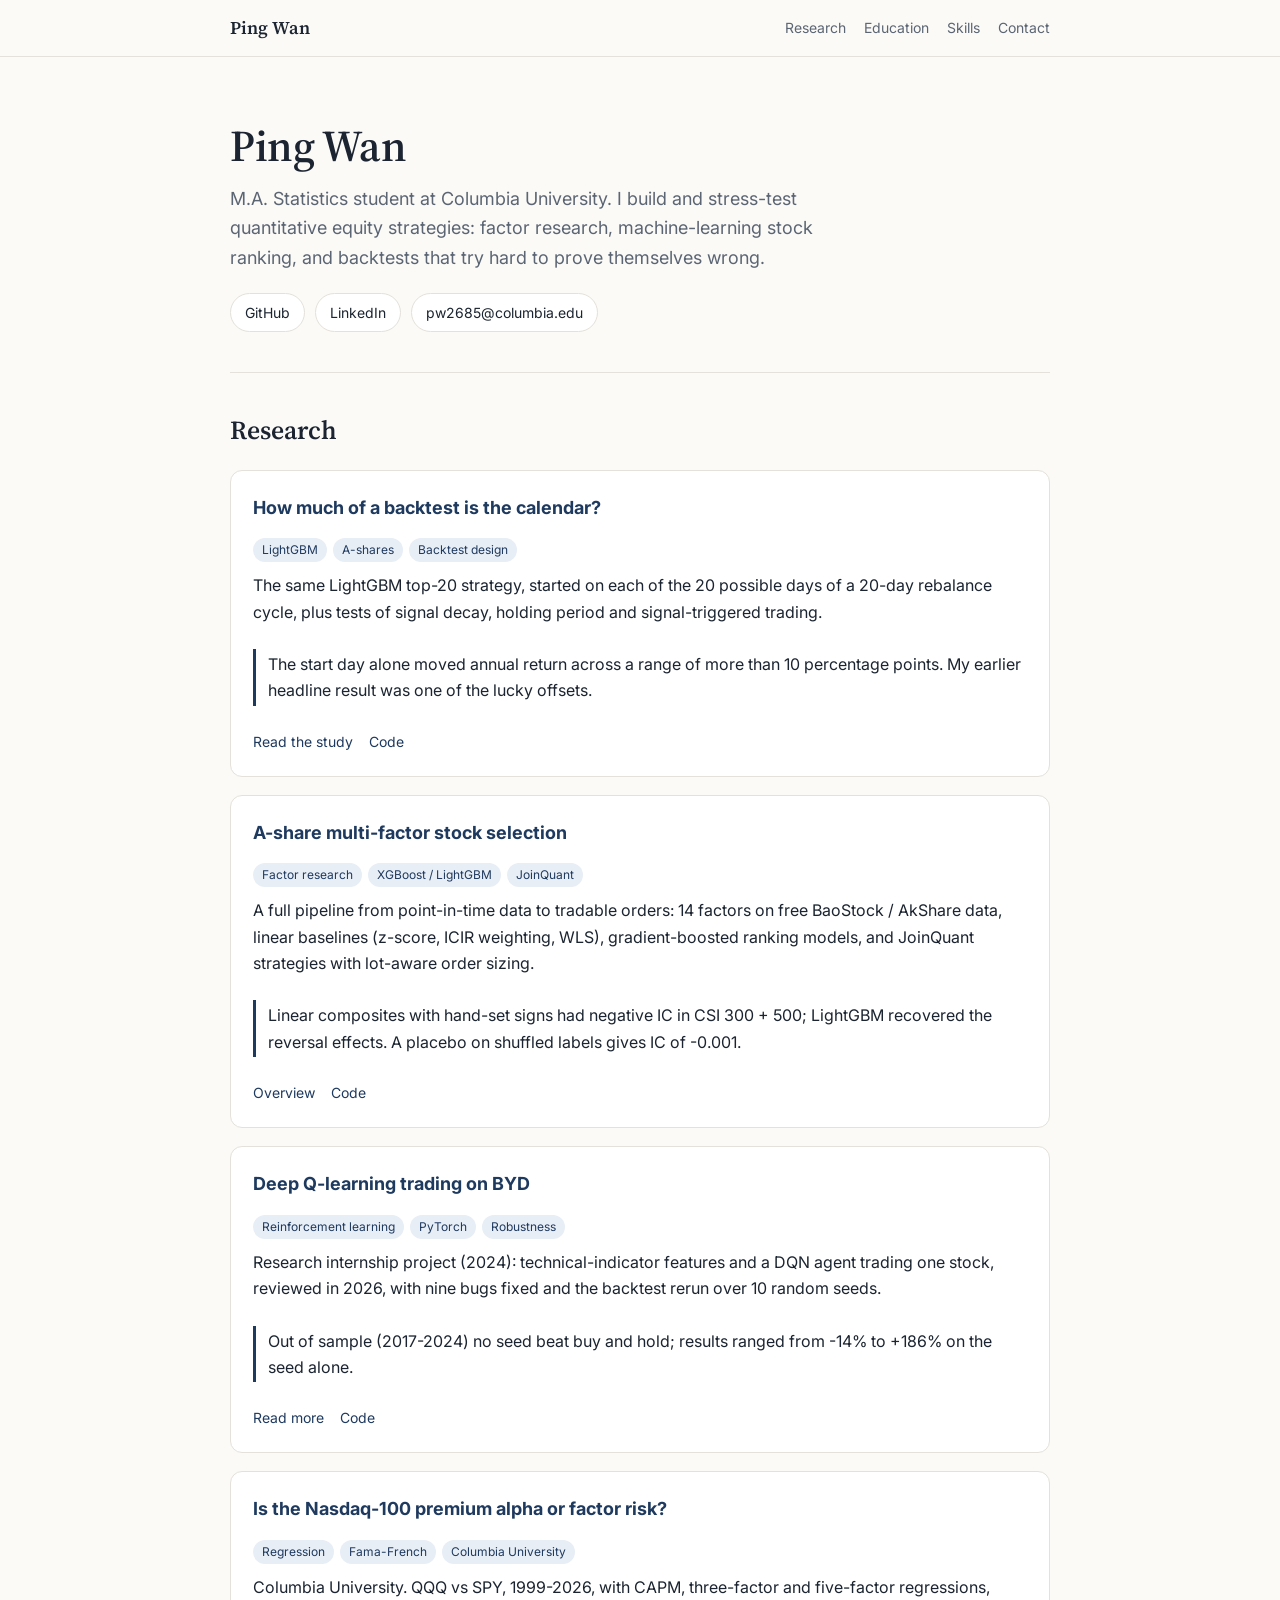
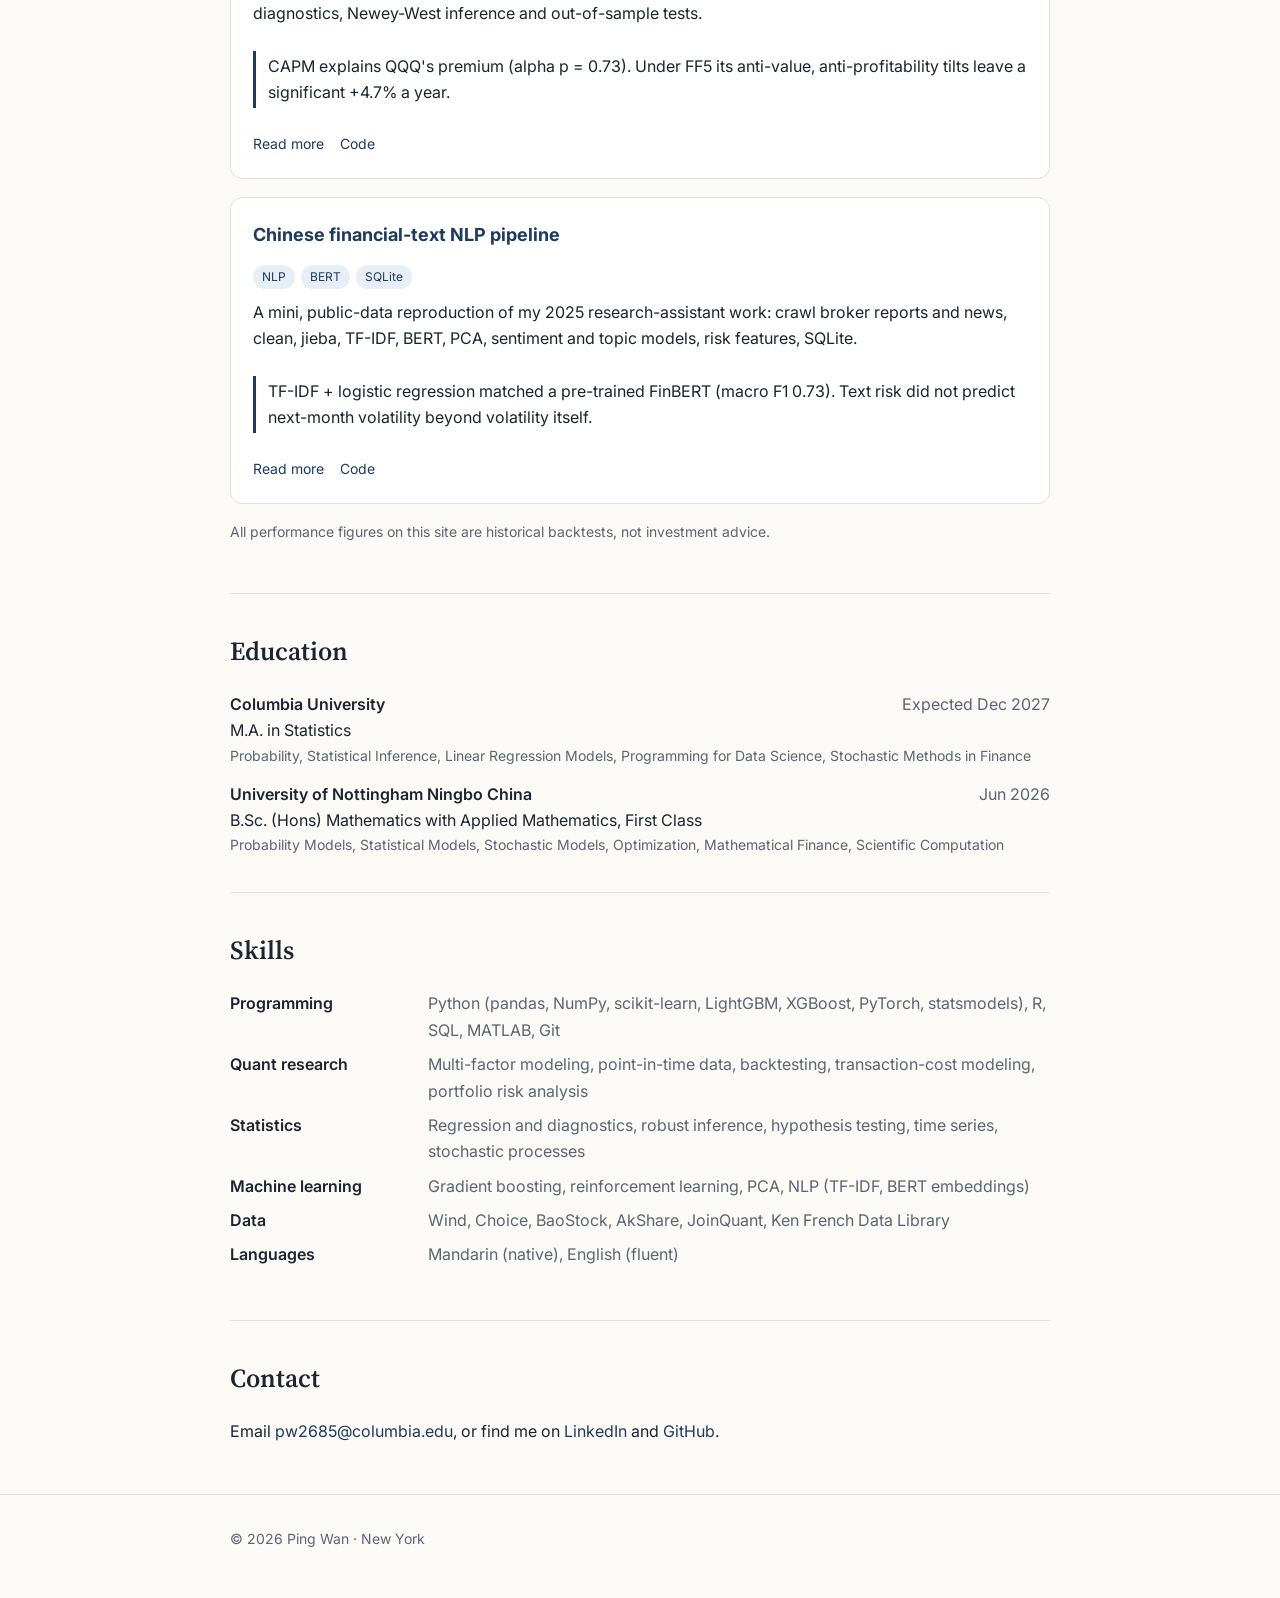
<file: index.html>
<!doctype html>
<html lang="en">
<head>
<meta charset="utf-8">
<meta name="viewport" content="width=device-width, initial-scale=1">
<title>Ping Wan</title>
<meta name="description" content="Ping Wan: M.A. Statistics student at Columbia University working on quantitative equity research, multi-factor models and machine-learning stock ranking.">
<link rel="preconnect" href="https://fonts.googleapis.com">
<link rel="preconnect" href="https://fonts.gstatic.com" crossorigin>
<link href="https://fonts.googleapis.com/css2?family=Inter:wght@400;500;600&family=Source+Serif+4:opsz,wght@8..60,600&display=swap" rel="stylesheet">
<link rel="stylesheet" href="assets/style.css">
</head>
<body>
<header class="site">
  <div class="wrap">
    <a class="name" href="./">Ping Wan</a>
    <nav>
      <a href="#research">Research</a>
      <a href="#education">Education</a>
      <a href="#skills">Skills</a>
      <a href="#contact">Contact</a>
    </nav>
  </div>
</header>

<main class="wrap">
  <div class="hero">
    <h1>Ping Wan</h1>
    <p class="lede">M.A. Statistics student at Columbia University. I build and stress-test quantitative equity strategies: factor research, machine-learning stock ranking, and backtests that try hard to prove themselves wrong.</p>
    <div class="links">
      <a class="btn" href="https://github.com/wwwppppinnewyork">GitHub</a>
      <a class="btn" href="https://linkedin.com/in/ping-wan-6677b73b0">LinkedIn</a>
      <a class="btn" href="mailto:pw2685@columbia.edu">pw2685@columbia.edu</a>
    </div>
  </div>

  <section id="research">
    <h2>Research</h2>
    <div class="cards">

      <div class="card">
        <h3><a href="projects/rebalance-timing.html">How much of a backtest is the calendar?</a></h3>
        <div class="tags"><span class="tag">LightGBM</span><span class="tag">A-shares</span><span class="tag">Backtest design</span></div>
        <p>The same LightGBM top-20 strategy, started on each of the 20 possible days of a 20-day rebalance cycle, plus tests of signal decay, holding period and signal-triggered trading.</p>
        <p class="finding">The start day alone moved annual return across a range of more than 10 percentage points. My earlier headline result was one of the lucky offsets.</p>
        <div class="actions"><a href="projects/rebalance-timing.html">Read the study</a><a href="https://github.com/wwwppppinnewyork/ai-stock-Top-20/blob/main/multi_factor_strategy/src/timing_tests.py">Code</a></div>
      </div>

      <div class="card">
        <h3><a href="projects/multi-factor.html">A-share multi-factor stock selection</a></h3>
        <div class="tags"><span class="tag">Factor research</span><span class="tag">XGBoost / LightGBM</span><span class="tag">JoinQuant</span></div>
        <p>A full pipeline from point-in-time data to tradable orders: 14 factors on free BaoStock / AkShare data, linear baselines (z-score, ICIR weighting, WLS), gradient-boosted ranking models, and JoinQuant strategies with lot-aware order sizing.</p>
        <p class="finding">Linear composites with hand-set signs had negative IC in CSI 300 + 500; LightGBM recovered the reversal effects. A placebo on shuffled labels gives IC of -0.001.</p>
        <div class="actions"><a href="projects/multi-factor.html">Overview</a><a href="https://github.com/wwwppppinnewyork/ai-stock-Top-20">Code</a></div>
      </div>

      <div class="card">
        <h3><a href="projects/byd-dqn.html">Deep Q-learning trading on BYD</a></h3>
        <div class="tags"><span class="tag">Reinforcement learning</span><span class="tag">PyTorch</span><span class="tag">Robustness</span></div>
        <p>Research internship project (2024): technical-indicator features and a DQN agent trading one stock, reviewed in 2026, with nine bugs fixed and the backtest rerun over 10 random seeds.</p>
        <p class="finding">Out of sample (2017-2024) no seed beat buy and hold; results ranged from -14% to +186% on the seed alone.</p>
        <div class="actions"><a href="projects/byd-dqn.html">Read more</a><a href="https://github.com/wwwppppinnewyork/byd-rl-trading">Code</a></div>
      </div>

      <div class="card">
        <h3><a href="projects/qqq-factors.html">Is the Nasdaq-100 premium alpha or factor risk?</a></h3>
        <div class="tags"><span class="tag">Regression</span><span class="tag">Fama-French</span><span class="tag">Columbia University</span></div>
        <p>Columbia University. QQQ vs SPY, 1999-2026, with CAPM, three-factor and five-factor regressions, diagnostics, Newey-West inference and out-of-sample tests.</p>
        <p class="finding">CAPM explains QQQ's premium (alpha p = 0.73). Under FF5 its anti-value, anti-profitability tilts leave a significant +4.7% a year.</p>
        <div class="actions"><a href="projects/qqq-factors.html">Read more</a><a href="https://github.com/wwwppppinnewyork/qqq-factor-analysis">Code</a></div>
      </div>

      <div class="card">
        <h3><a href="projects/fintext-nlp.html">Chinese financial-text NLP pipeline</a></h3>
        <div class="tags"><span class="tag">NLP</span><span class="tag">BERT</span><span class="tag">SQLite</span></div>
        <p>A mini, public-data reproduction of my 2025 research-assistant work: crawl broker reports and news, clean, jieba, TF-IDF, BERT, PCA, sentiment and topic models, risk features, SQLite.</p>
        <p class="finding">TF-IDF + logistic regression matched a pre-trained FinBERT (macro F1 0.73). Text risk did not predict next-month volatility beyond volatility itself.</p>
        <div class="actions"><a href="projects/fintext-nlp.html">Read more</a><a href="https://github.com/wwwppppinnewyork/fintext-nlp-mini">Code</a></div>
      </div>

    </div>
    <p class="small muted" style="margin-top:16px">All performance figures on this site are historical backtests, not investment advice.</p>
  </section>

  <section id="education">
    <h2>Education</h2>
    <div class="edu">
      <div>
        <div class="row"><span class="school">Columbia University</span><span class="muted">Expected Dec 2027</span></div>
        <div>M.A. in Statistics</div>
        <div class="small muted">Probability, Statistical Inference, Linear Regression Models, Programming for Data Science, Stochastic Methods in Finance</div>
      </div>
      <div>
        <div class="row"><span class="school">University of Nottingham Ningbo China</span><span class="muted">Jun 2026</span></div>
        <div>B.Sc. (Hons) Mathematics with Applied Mathematics, First Class</div>
        <div class="small muted">Probability Models, Statistical Models, Stochastic Models, Optimization, Mathematical Finance, Scientific Computation</div>
      </div>
    </div>
  </section>

  <section id="skills">
    <h2>Skills</h2>
    <dl class="skills">
      <dt>Programming</dt><dd>Python (pandas, NumPy, scikit-learn, LightGBM, XGBoost, PyTorch, statsmodels), R, SQL, MATLAB, Git</dd>
      <dt>Quant research</dt><dd>Multi-factor modeling, point-in-time data, backtesting, transaction-cost modeling, portfolio risk analysis</dd>
      <dt>Statistics</dt><dd>Regression and diagnostics, robust inference, hypothesis testing, time series, stochastic processes</dd>
      <dt>Machine learning</dt><dd>Gradient boosting, reinforcement learning, PCA, NLP (TF-IDF, BERT embeddings)</dd>
      <dt>Data</dt><dd>Wind, Choice, BaoStock, AkShare, JoinQuant, Ken French Data Library</dd>
      <dt>Languages</dt><dd>Mandarin (native), English (fluent)</dd>
    </dl>
  </section>

  <section id="contact">
    <h2>Contact</h2>
    <p>Email <a href="mailto:pw2685@columbia.edu">pw2685@columbia.edu</a>, or find me on <a href="https://linkedin.com/in/ping-wan-6677b73b0">LinkedIn</a> and <a href="https://github.com/wwwppppinnewyork">GitHub</a>.</p>
  </section>
</main>

<footer><div class="wrap">© 2026 Ping Wan · New York</div></footer>
</body>
</html>
</file>
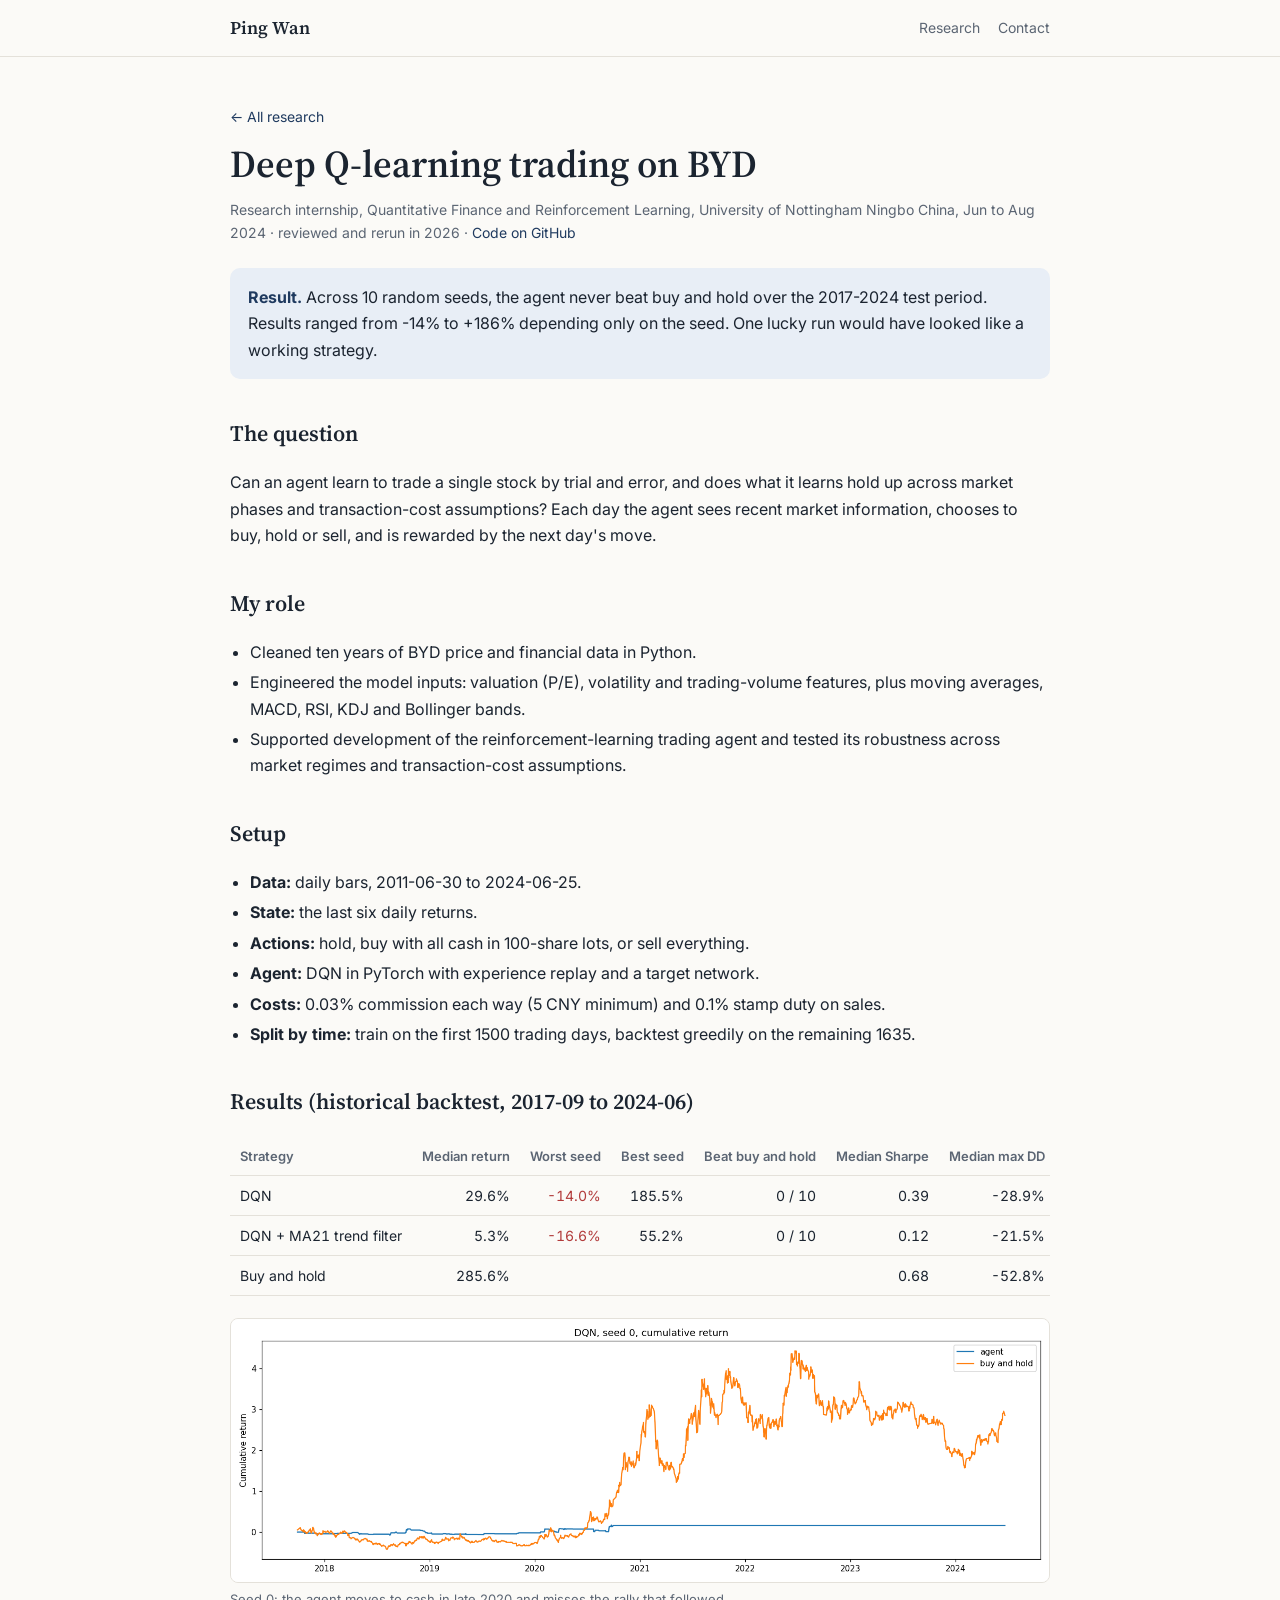
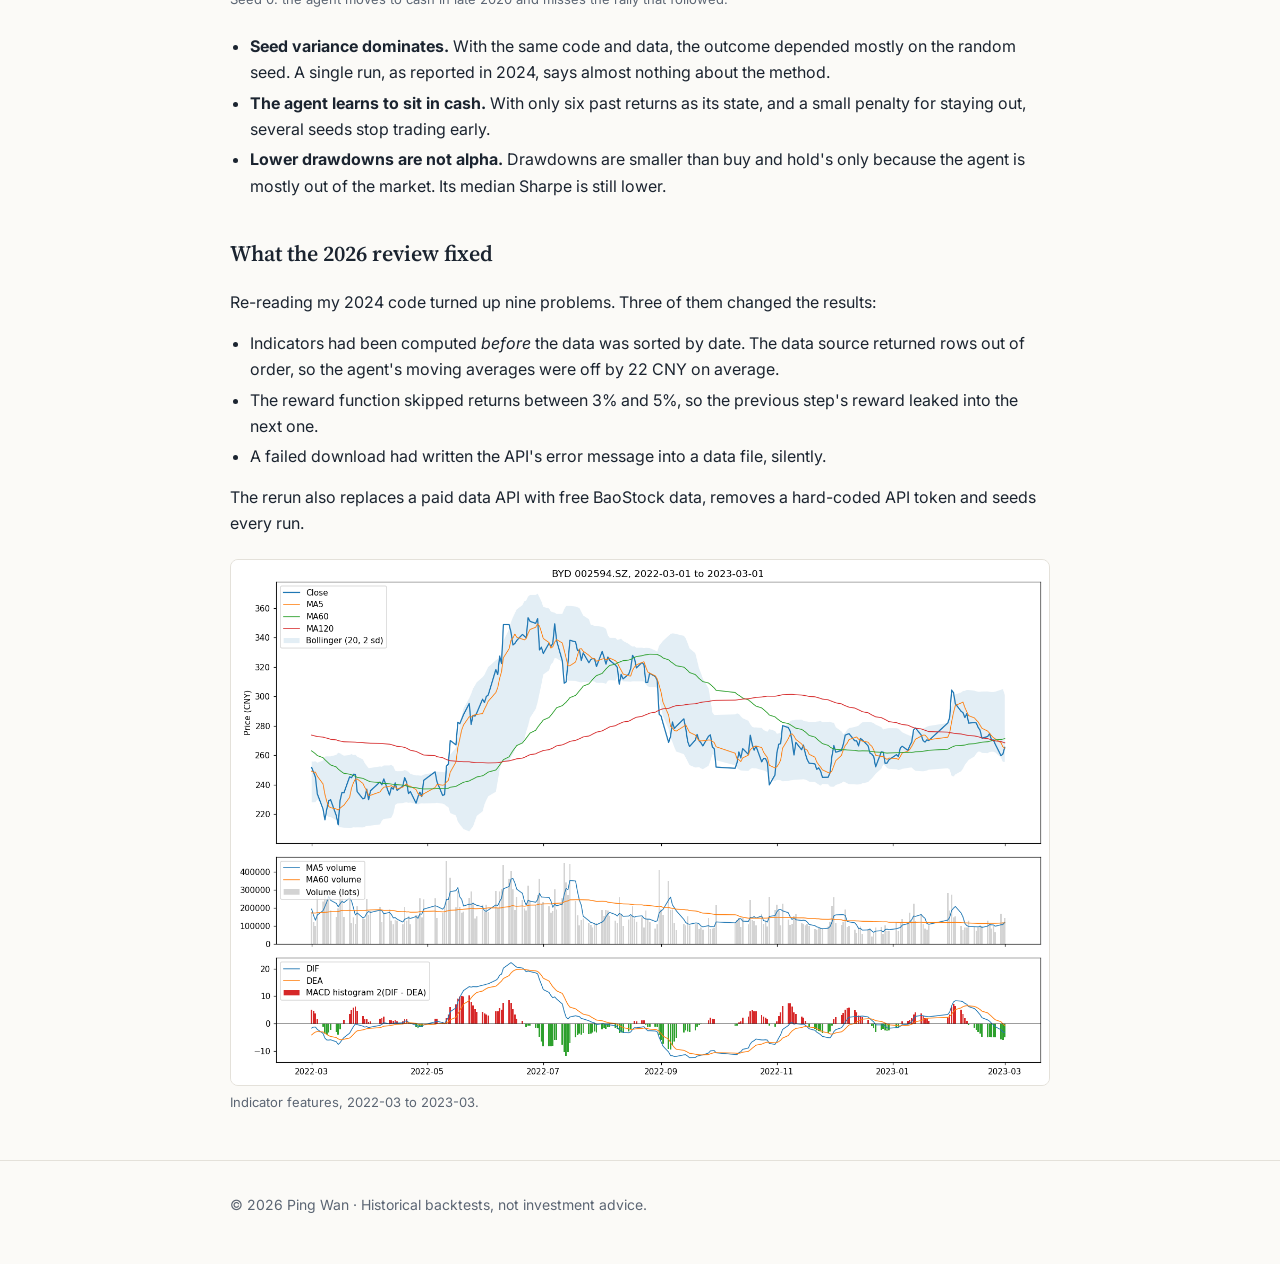
<file: projects/byd-dqn.html>
<!doctype html>
<html lang="en">
<head>
<meta charset="utf-8">
<meta name="viewport" content="width=device-width, initial-scale=1">
<title>DQN Trading on BYD · Ping Wan</title>
<meta name="description" content="A deep Q-network trading BYD (002594.SZ): feature engineering, a 2026 code review and a 10-seed out-of-sample backtest.">
<link href="https://fonts.googleapis.com/css2?family=Inter:wght@400;500;600&family=Source+Serif+4:opsz,wght@8..60,600&display=swap" rel="stylesheet">
<link rel="stylesheet" href="../assets/style.css">
</head>
<body>
<header class="site"><div class="wrap"><a class="name" href="../">Ping Wan</a><nav><a href="../#research">Research</a><a href="../#contact">Contact</a></nav></div></header>
<main class="wrap">
<article>
  <p class="back"><a href="../#research">← All research</a></p>
  <h1>Deep Q-learning trading on BYD</h1>
  <p class="meta">Research internship, Quantitative Finance and Reinforcement Learning, University of Nottingham Ningbo China, Jun to Aug 2024 · reviewed and rerun in 2026 · <a href="https://github.com/wwwppppinnewyork/byd-rl-trading">Code on GitHub</a></p>

  <div class="callout"><strong>Result.</strong> Across 10 random seeds, the agent never beat buy and hold over the 2017-2024 test period. Results ranged from -14% to +186% depending only on the seed. One lucky run would have looked like a working strategy.</div>

  <h2>The question</h2>
  <p>Can an agent learn to trade a single stock by trial and error, and does what it learns hold up across market phases and transaction-cost assumptions? Each day the agent sees recent market information, chooses to buy, hold or sell, and is rewarded by the next day's move.</p>

  <h2>My role</h2>
  <ul class="tight">
    <li>Cleaned ten years of BYD price and financial data in Python.</li>
    <li>Engineered the model inputs: valuation (P/E), volatility and trading-volume features, plus moving averages, MACD, RSI, KDJ and Bollinger bands.</li>
    <li>Supported development of the reinforcement-learning trading agent and tested its robustness across market regimes and transaction-cost assumptions.</li>
  </ul>

  <h2>Setup</h2>
  <ul class="tight">
    <li><strong>Data:</strong> daily bars, 2011-06-30 to 2024-06-25.</li>
    <li><strong>State:</strong> the last six daily returns.</li>
    <li><strong>Actions:</strong> hold, buy with all cash in 100-share lots, or sell everything.</li>
    <li><strong>Agent:</strong> DQN in PyTorch with experience replay and a target network.</li>
    <li><strong>Costs:</strong> 0.03% commission each way (5 CNY minimum) and 0.1% stamp duty on sales.</li>
    <li><strong>Split by time:</strong> train on the first 1500 trading days, backtest greedily on the remaining 1635.</li>
  </ul>

  <h2>Results (historical backtest, 2017-09 to 2024-06)</h2>
  <div class="table-wrap"><table>
    <tr><th>Strategy</th><th class="num">Median return</th><th class="num">Worst seed</th><th class="num">Best seed</th><th class="num">Beat buy and hold</th><th class="num">Median Sharpe</th><th class="num">Median max DD</th></tr>
    <tr><td>DQN</td><td class="num">29.6%</td><td class="num neg">-14.0%</td><td class="num">185.5%</td><td class="num">0 / 10</td><td class="num">0.39</td><td class="num">-28.9%</td></tr>
    <tr><td>DQN + MA21 trend filter</td><td class="num">5.3%</td><td class="num neg">-16.6%</td><td class="num">55.2%</td><td class="num">0 / 10</td><td class="num">0.12</td><td class="num">-21.5%</td></tr>
    <tr><td>Buy and hold</td><td class="num">285.6%</td><td></td><td></td><td></td><td class="num">0.68</td><td class="num">-52.8%</td></tr>
  </table></div>

  <figure><img class="fig" src="../assets/img/byd_dqn_profit.png" alt="Cumulative return of the DQN agent (seed 0) against buy and hold, 2017 to 2024" loading="lazy"><figcaption>Seed 0: the agent moves to cash in late 2020 and misses the rally that followed.</figcaption></figure>

  <ul class="tight">
    <li><strong>Seed variance dominates.</strong> With the same code and data, the outcome depended mostly on the random seed. A single run, as reported in 2024, says almost nothing about the method.</li>
    <li><strong>The agent learns to sit in cash.</strong> With only six past returns as its state, and a small penalty for staying out, several seeds stop trading early.</li>
    <li><strong>Lower drawdowns are not alpha.</strong> Drawdowns are smaller than buy and hold's only because the agent is mostly out of the market. Its median Sharpe is still lower.</li>
  </ul>

  <h2>What the 2026 review fixed</h2>
  <p>Re-reading my 2024 code turned up nine problems. Three of them changed the results:</p>
  <ul class="tight">
    <li>Indicators had been computed <em>before</em> the data was sorted by date. The data source returned rows out of order, so the agent's moving averages were off by 22 CNY on average.</li>
    <li>The reward function skipped returns between 3% and 5%, so the previous step's reward leaked into the next one.</li>
    <li>A failed download had written the API's error message into a data file, silently.</li>
  </ul>
  <p>The rerun also replaces a paid data API with free BaoStock data, removes a hard-coded API token and seeds every run.</p>

  <figure><img class="fig" src="../assets/img/byd_indicators.png" alt="BYD price with moving averages and Bollinger bands, volume, and MACD, 2022 to 2023" loading="lazy"><figcaption>Indicator features, 2022-03 to 2023-03.</figcaption></figure>
</article>
</main>
<footer><div class="wrap">© 2026 Ping Wan · Historical backtests, not investment advice.</div></footer>
</body>
</html>
</file>
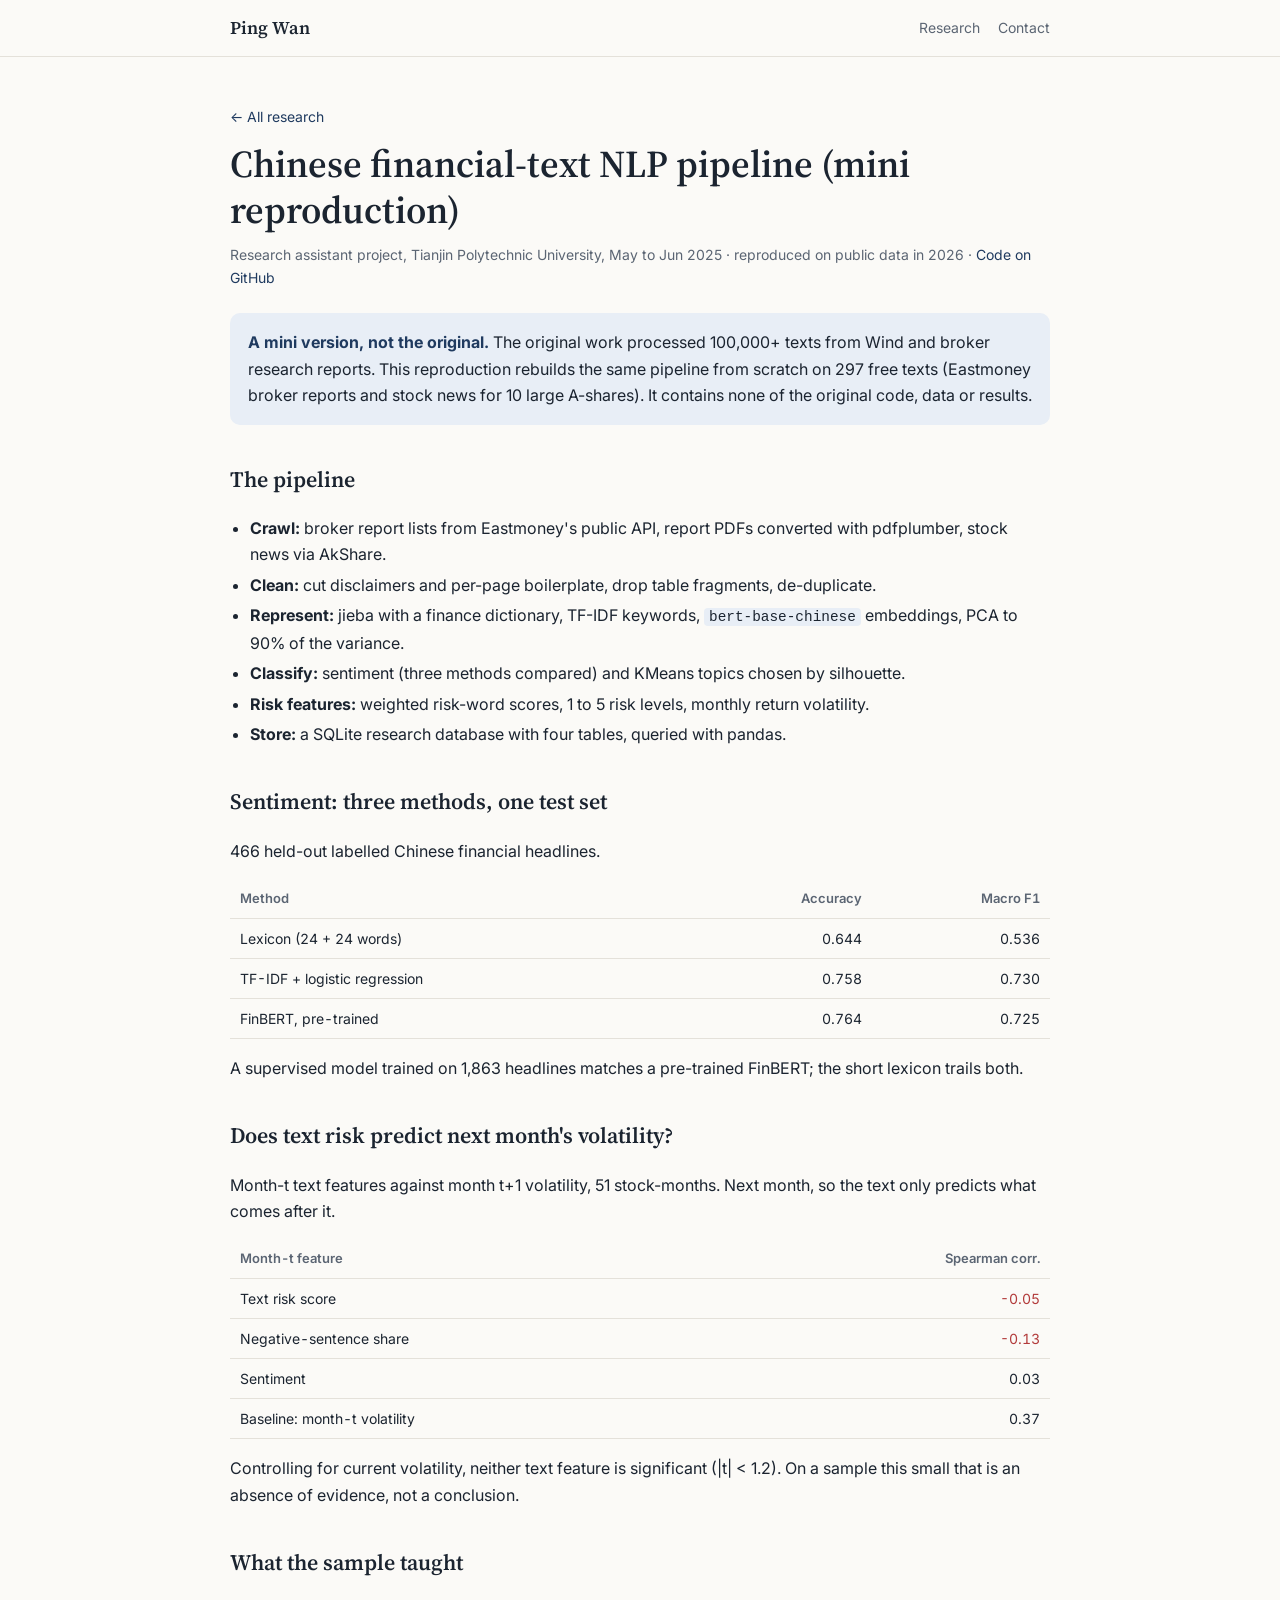
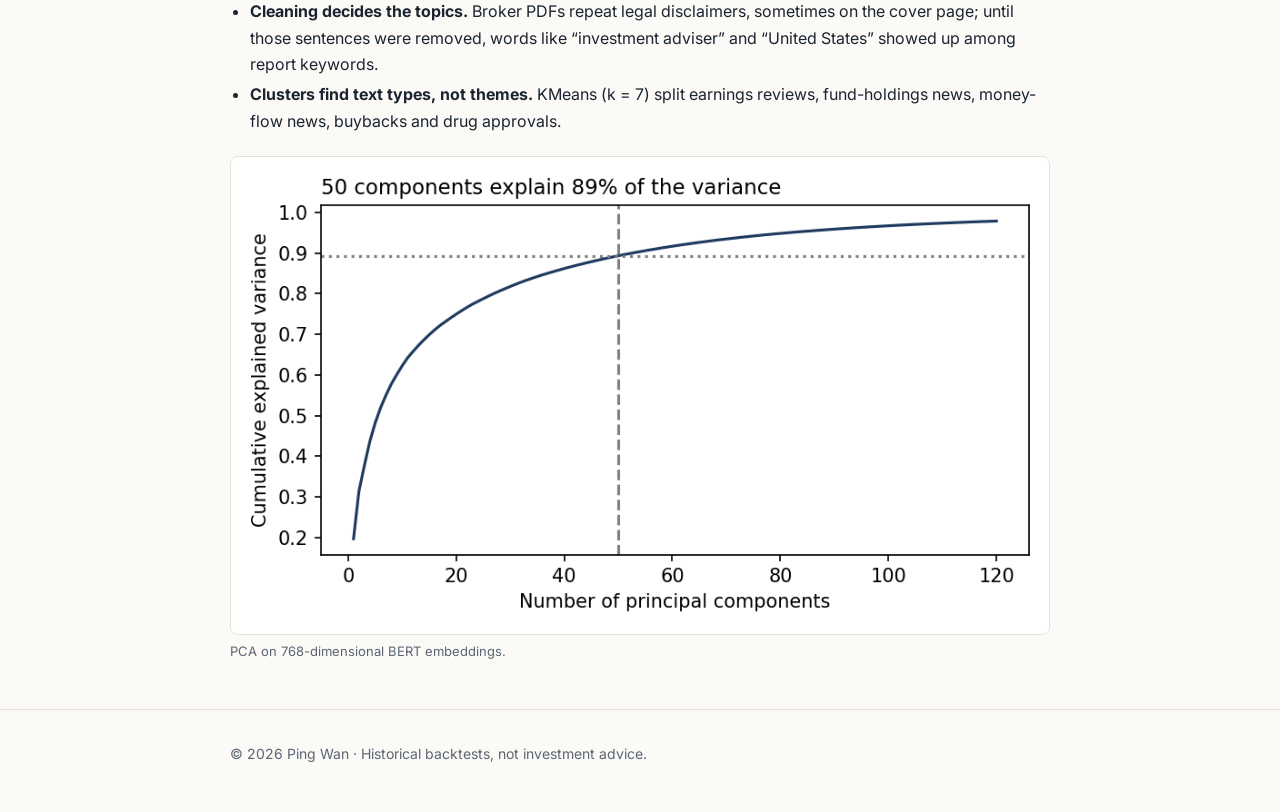
<file: projects/fintext-nlp.html>
<!doctype html>
<html lang="en">
<head>
<meta charset="utf-8">
<meta name="viewport" content="width=device-width, initial-scale=1">
<title>Financial Text NLP · Ping Wan</title>
<meta name="description" content="A mini, public-data reproduction of a Chinese financial-text pipeline: crawling, cleaning, jieba, TF-IDF, BERT, PCA, sentiment, topics, risk features and SQLite.">
<link href="https://fonts.googleapis.com/css2?family=Inter:wght@400;500;600&family=Source+Serif+4:opsz,wght@8..60,600&display=swap" rel="stylesheet">
<link rel="stylesheet" href="../assets/style.css">
</head>
<body>
<header class="site"><div class="wrap"><a class="name" href="../">Ping Wan</a><nav><a href="../#research">Research</a><a href="../#contact">Contact</a></nav></div></header>
<main class="wrap">
<article>
  <p class="back"><a href="../#research">← All research</a></p>
  <h1>Chinese financial-text NLP pipeline (mini reproduction)</h1>
  <p class="meta">Research assistant project, Tianjin Polytechnic University, May to Jun 2025 · reproduced on public data in 2026 · <a href="https://github.com/wwwppppinnewyork/fintext-nlp-mini">Code on GitHub</a></p>

  <div class="callout"><strong>A mini version, not the original.</strong> The original work processed 100,000+ texts from Wind and broker research reports. This reproduction rebuilds the same pipeline from scratch on 297 free texts (Eastmoney broker reports and stock news for 10 large A-shares). It contains none of the original code, data or results.</div>

  <h2>The pipeline</h2>
  <ul class="tight">
    <li><strong>Crawl:</strong> broker report lists from Eastmoney's public API, report PDFs converted with pdfplumber, stock news via AkShare.</li>
    <li><strong>Clean:</strong> cut disclaimers and per-page boilerplate, drop table fragments, de-duplicate.</li>
    <li><strong>Represent:</strong> jieba with a finance dictionary, TF-IDF keywords, <code>bert-base-chinese</code> embeddings, PCA to 90% of the variance.</li>
    <li><strong>Classify:</strong> sentiment (three methods compared) and KMeans topics chosen by silhouette.</li>
    <li><strong>Risk features:</strong> weighted risk-word scores, 1 to 5 risk levels, monthly return volatility.</li>
    <li><strong>Store:</strong> a SQLite research database with four tables, queried with pandas.</li>
  </ul>

  <h2>Sentiment: three methods, one test set</h2>
  <p>466 held-out labelled Chinese financial headlines.</p>
  <div class="table-wrap"><table>
    <tr><th>Method</th><th class="num">Accuracy</th><th class="num">Macro F1</th></tr>
    <tr><td>Lexicon (24 + 24 words)</td><td class="num">0.644</td><td class="num">0.536</td></tr>
    <tr><td>TF-IDF + logistic regression</td><td class="num">0.758</td><td class="num">0.730</td></tr>
    <tr><td>FinBERT, pre-trained</td><td class="num">0.764</td><td class="num">0.725</td></tr>
  </table></div>
  <p>A supervised model trained on 1,863 headlines matches a pre-trained FinBERT; the short lexicon trails both.</p>

  <h2>Does text risk predict next month's volatility?</h2>
  <p>Month-t text features against month t+1 volatility, 51 stock-months. Next month, so the text only predicts what comes after it.</p>
  <div class="table-wrap"><table>
    <tr><th>Month-t feature</th><th class="num">Spearman corr.</th></tr>
    <tr><td>Text risk score</td><td class="num neg">-0.05</td></tr>
    <tr><td>Negative-sentence share</td><td class="num neg">-0.13</td></tr>
    <tr><td>Sentiment</td><td class="num">0.03</td></tr>
    <tr><td>Baseline: month-t volatility</td><td class="num">0.37</td></tr>
  </table></div>
  <p>Controlling for current volatility, neither text feature is significant (|t| &lt; 1.2). On a sample this small that is an absence of evidence, not a conclusion.</p>

  <h2>What the sample taught</h2>
  <ul class="tight">
    <li><strong>Cleaning decides the topics.</strong> Broker PDFs repeat legal disclaimers, sometimes on the cover page; until those sentences were removed, words like “investment adviser” and “United States” showed up among report keywords.</li>
    <li><strong>Clusters find text types, not themes.</strong> KMeans (k = 7) split earnings reviews, fund-holdings news, money-flow news, buybacks and drug approvals.</li>
  </ul>

  <figure><img class="fig" src="../assets/img/fintext_pca.png" alt="Cumulative explained variance of PCA on BERT embeddings; 50 components explain 89%" loading="lazy"><figcaption>PCA on 768-dimensional BERT embeddings.</figcaption></figure>
</article>
</main>
<footer><div class="wrap">© 2026 Ping Wan · Historical backtests, not investment advice.</div></footer>
</body>
</html>
</file>
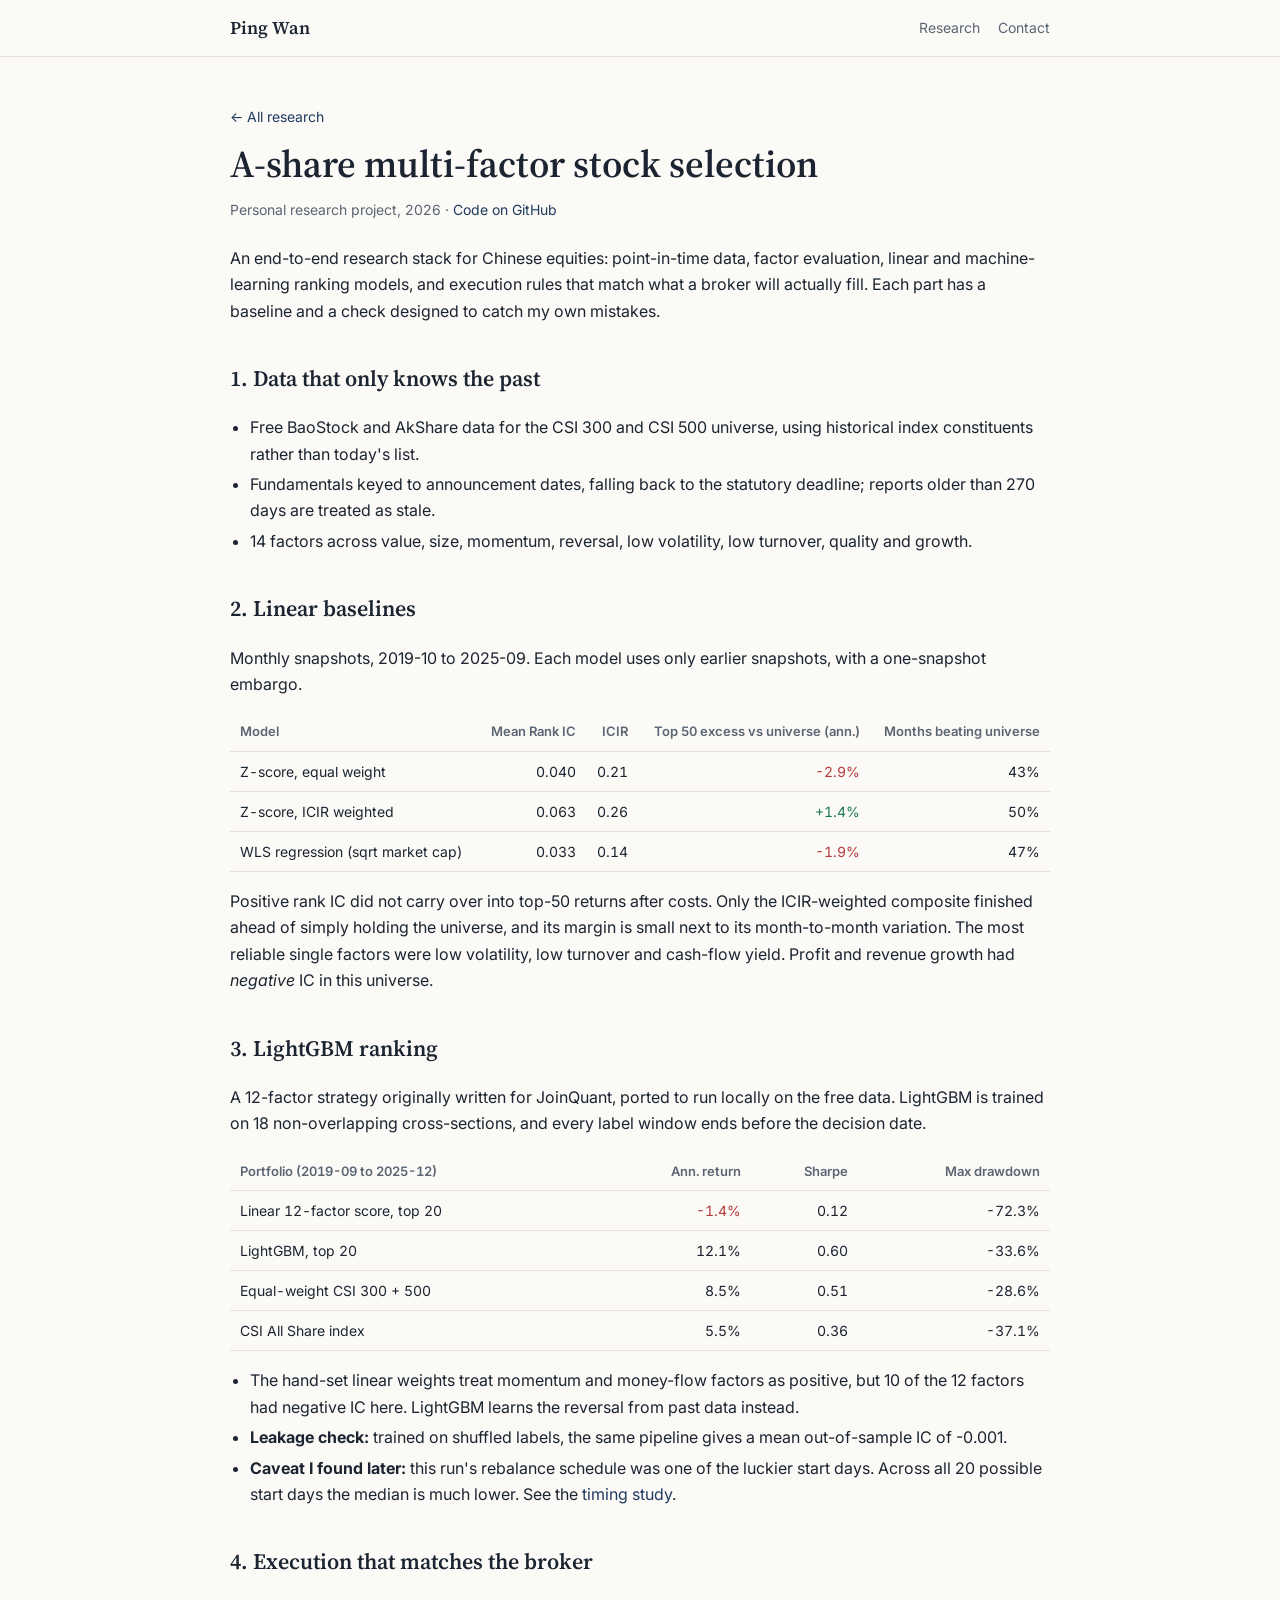
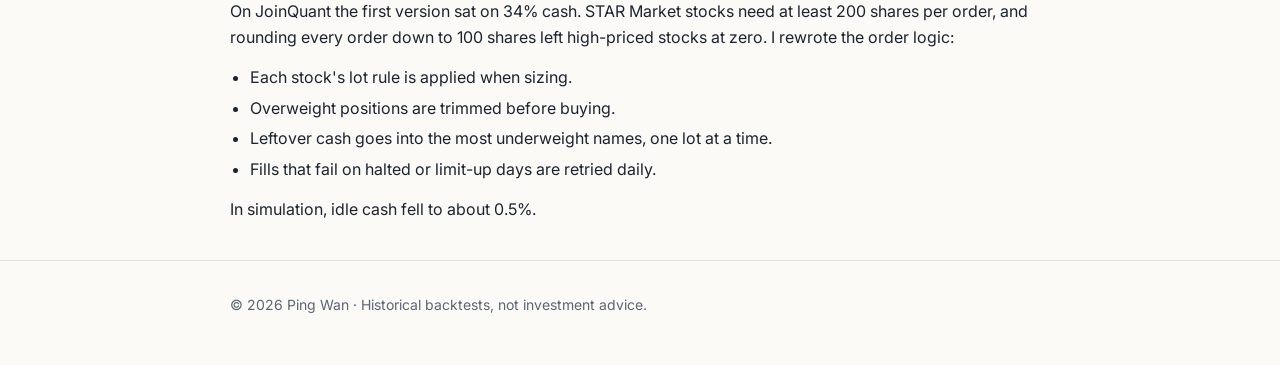
<file: projects/multi-factor.html>
<!doctype html>
<html lang="en">
<head>
<meta charset="utf-8">
<meta name="viewport" content="width=device-width, initial-scale=1">
<title>A-Share Multi-Factor Research · Ping Wan</title>
<meta name="description" content="Multi-factor stock selection for China A-shares: point-in-time data, linear baselines, LightGBM ranking and JoinQuant execution.">
<link href="https://fonts.googleapis.com/css2?family=Inter:wght@400;500;600&family=Source+Serif+4:opsz,wght@8..60,600&display=swap" rel="stylesheet">
<link rel="stylesheet" href="../assets/style.css">
</head>
<body>
<header class="site"><div class="wrap"><a class="name" href="../">Ping Wan</a><nav><a href="../#research">Research</a><a href="../#contact">Contact</a></nav></div></header>
<main class="wrap">
<article>
  <p class="back"><a href="../#research">← All research</a></p>
  <h1>A-share multi-factor stock selection</h1>
  <p class="meta">Personal research project, 2026 · <a href="https://github.com/wwwppppinnewyork/ai-stock-Top-20">Code on GitHub</a></p>

  <p>An end-to-end research stack for Chinese equities: point-in-time data, factor evaluation, linear and machine-learning ranking models, and execution rules that match what a broker will actually fill. Each part has a baseline and a check designed to catch my own mistakes.</p>

  <h2>1. Data that only knows the past</h2>
  <ul class="tight">
    <li>Free BaoStock and AkShare data for the CSI 300 and CSI 500 universe, using historical index constituents rather than today's list.</li>
    <li>Fundamentals keyed to announcement dates, falling back to the statutory deadline; reports older than 270 days are treated as stale.</li>
    <li>14 factors across value, size, momentum, reversal, low volatility, low turnover, quality and growth.</li>
  </ul>

  <h2>2. Linear baselines</h2>
  <p>Monthly snapshots, 2019-10 to 2025-09. Each model uses only earlier snapshots, with a one-snapshot embargo.</p>
  <div class="table-wrap"><table>
    <tr><th>Model</th><th class="num">Mean Rank IC</th><th class="num">ICIR</th><th class="num">Top 50 excess vs universe (ann.)</th><th class="num">Months beating universe</th></tr>
    <tr><td>Z-score, equal weight</td><td class="num">0.040</td><td class="num">0.21</td><td class="num neg">-2.9%</td><td class="num">43%</td></tr>
    <tr><td>Z-score, ICIR weighted</td><td class="num">0.063</td><td class="num">0.26</td><td class="num pos">+1.4%</td><td class="num">50%</td></tr>
    <tr><td>WLS regression (sqrt market cap)</td><td class="num">0.033</td><td class="num">0.14</td><td class="num neg">-1.9%</td><td class="num">47%</td></tr>
  </table></div>
  <p>Positive rank IC did not carry over into top-50 returns after costs. Only the ICIR-weighted composite finished ahead of simply holding the universe, and its margin is small next to its month-to-month variation. The most reliable single factors were low volatility, low turnover and cash-flow yield. Profit and revenue growth had <em>negative</em> IC in this universe.</p>

  <h2>3. LightGBM ranking</h2>
  <p>A 12-factor strategy originally written for JoinQuant, ported to run locally on the free data. LightGBM is trained on 18 non-overlapping cross-sections, and every label window ends before the decision date.</p>
  <div class="table-wrap"><table>
    <tr><th>Portfolio (2019-09 to 2025-12)</th><th class="num">Ann. return</th><th class="num">Sharpe</th><th class="num">Max drawdown</th></tr>
    <tr><td>Linear 12-factor score, top 20</td><td class="num neg">-1.4%</td><td class="num">0.12</td><td class="num">-72.3%</td></tr>
    <tr><td>LightGBM, top 20</td><td class="num">12.1%</td><td class="num">0.60</td><td class="num">-33.6%</td></tr>
    <tr><td>Equal-weight CSI 300 + 500</td><td class="num">8.5%</td><td class="num">0.51</td><td class="num">-28.6%</td></tr>
    <tr><td>CSI All Share index</td><td class="num">5.5%</td><td class="num">0.36</td><td class="num">-37.1%</td></tr>
  </table></div>
  <ul class="tight">
    <li>The hand-set linear weights treat momentum and money-flow factors as positive, but 10 of the 12 factors had negative IC here. LightGBM learns the reversal from past data instead.</li>
    <li><strong>Leakage check:</strong> trained on shuffled labels, the same pipeline gives a mean out-of-sample IC of -0.001.</li>
    <li><strong>Caveat I found later:</strong> this run's rebalance schedule was one of the luckier start days. Across all 20 possible start days the median is much lower. See the <a href="rebalance-timing.html">timing study</a>.</li>
  </ul>

  <h2>4. Execution that matches the broker</h2>
  <p>On JoinQuant the first version sat on 34% cash. STAR Market stocks need at least 200 shares per order, and rounding every order down to 100 shares left high-priced stocks at zero. I rewrote the order logic:</p>
  <ul class="tight">
    <li>Each stock's lot rule is applied when sizing.</li>
    <li>Overweight positions are trimmed before buying.</li>
    <li>Leftover cash goes into the most underweight names, one lot at a time.</li>
    <li>Fills that fail on halted or limit-up days are retried daily.</li>
  </ul>
  <p>In simulation, idle cash fell to about 0.5%.</p>
</article>
</main>
<footer><div class="wrap">© 2026 Ping Wan · Historical backtests, not investment advice.</div></footer>
</body>
</html>
</file>
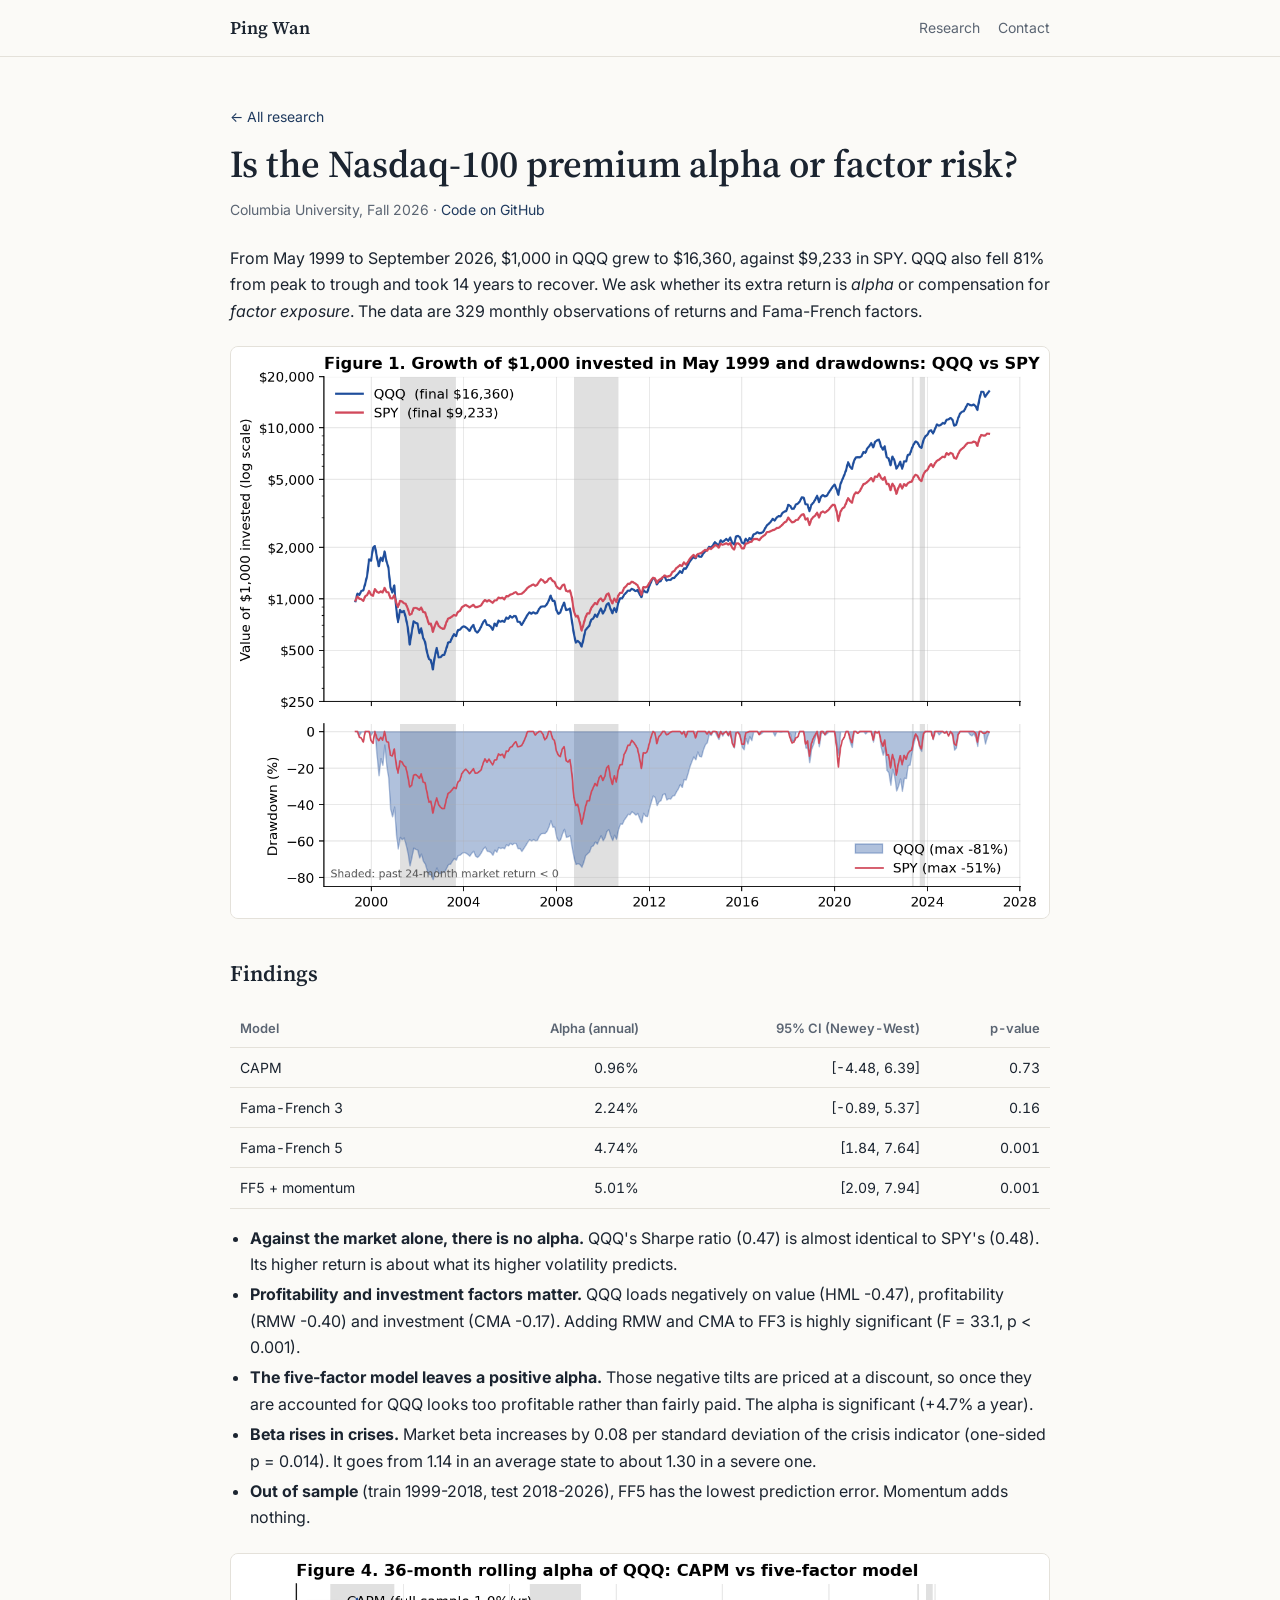
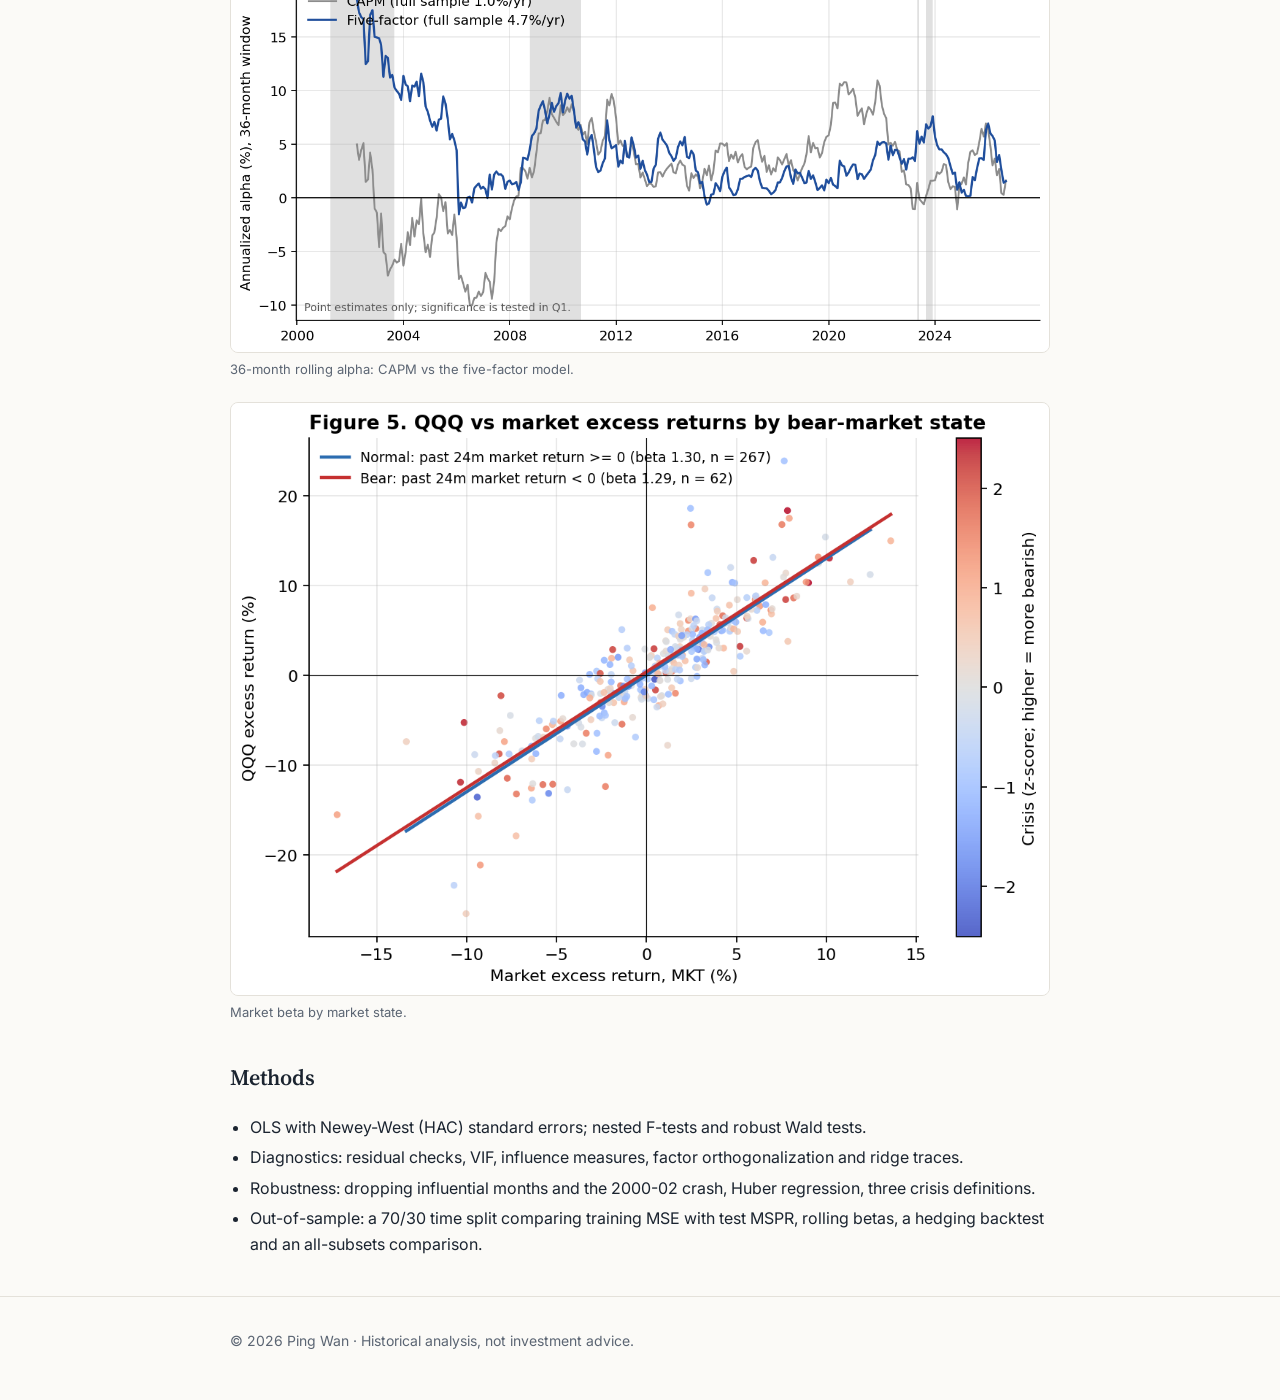
<file: projects/qqq-factors.html>
<!doctype html>
<html lang="en">
<head>
<meta charset="utf-8">
<meta name="viewport" content="width=device-width, initial-scale=1">
<title>QQQ Factor Analysis · Ping Wan</title>
<meta name="description" content="Is the Nasdaq-100 premium alpha or factor risk? Fama-French regressions on QQQ vs SPY, 1999-2026.">
<link href="https://fonts.googleapis.com/css2?family=Inter:wght@400;500;600&family=Source+Serif+4:opsz,wght@8..60,600&display=swap" rel="stylesheet">
<link rel="stylesheet" href="../assets/style.css">
</head>
<body>
<header class="site"><div class="wrap"><a class="name" href="../">Ping Wan</a><nav><a href="../#research">Research</a><a href="../#contact">Contact</a></nav></div></header>
<main class="wrap">
<article>
  <p class="back"><a href="../#research">← All research</a></p>
  <h1>Is the Nasdaq-100 premium alpha or factor risk?</h1>
  <p class="meta">Columbia University, Fall 2026 · <a href="https://github.com/wwwppppinnewyork/qqq-factor-analysis">Code on GitHub</a></p>

  <p>From May 1999 to September 2026, $1,000 in QQQ grew to $16,360, against $9,233 in SPY. QQQ also fell 81% from peak to trough and took 14 years to recover. We ask whether its extra return is <em>alpha</em> or compensation for <em>factor exposure</em>. The data are 329 monthly observations of returns and Fama-French factors.</p>

  <figure><img class="fig" src="../assets/img/qqq_growth.png" alt="Growth of 1,000 dollars in QQQ and SPY with drawdowns, 1999 to 2026" loading="lazy"></figure>

  <h2>Findings</h2>
  <div class="table-wrap"><table>
    <tr><th>Model</th><th class="num">Alpha (annual)</th><th class="num">95% CI (Newey-West)</th><th class="num">p-value</th></tr>
    <tr><td>CAPM</td><td class="num">0.96%</td><td class="num">[-4.48, 6.39]</td><td class="num">0.73</td></tr>
    <tr><td>Fama-French 3</td><td class="num">2.24%</td><td class="num">[-0.89, 5.37]</td><td class="num">0.16</td></tr>
    <tr><td>Fama-French 5</td><td class="num">4.74%</td><td class="num">[1.84, 7.64]</td><td class="num">0.001</td></tr>
    <tr><td>FF5 + momentum</td><td class="num">5.01%</td><td class="num">[2.09, 7.94]</td><td class="num">0.001</td></tr>
  </table></div>
  <ul class="tight">
    <li><strong>Against the market alone, there is no alpha.</strong> QQQ's Sharpe ratio (0.47) is almost identical to SPY's (0.48). Its higher return is about what its higher volatility predicts.</li>
    <li><strong>Profitability and investment factors matter.</strong> QQQ loads negatively on value (HML -0.47), profitability (RMW -0.40) and investment (CMA -0.17). Adding RMW and CMA to FF3 is highly significant (F = 33.1, p &lt; 0.001).</li>
    <li><strong>The five-factor model leaves a positive alpha.</strong> Those negative tilts are priced at a discount, so once they are accounted for QQQ looks too profitable rather than fairly paid. The alpha is significant (+4.7% a year).</li>
    <li><strong>Beta rises in crises.</strong> Market beta increases by 0.08 per standard deviation of the crisis indicator (one-sided p = 0.014). It goes from 1.14 in an average state to about 1.30 in a severe one.</li>
    <li><strong>Out of sample</strong> (train 1999-2018, test 2018-2026), FF5 has the lowest prediction error. Momentum adds nothing.</li>
  </ul>

  <figure><img class="fig" src="../assets/img/qqq_rolling_alpha.png" alt="36-month rolling alpha of QQQ under CAPM and the five-factor model" loading="lazy"><figcaption>36-month rolling alpha: CAPM vs the five-factor model.</figcaption></figure>
  <figure><img class="fig" src="../assets/img/qqq_beta_state.png" alt="QQQ market beta by market state" loading="lazy"><figcaption>Market beta by market state.</figcaption></figure>

  <h2>Methods</h2>
  <ul class="tight">
    <li>OLS with Newey-West (HAC) standard errors; nested F-tests and robust Wald tests.</li>
    <li>Diagnostics: residual checks, VIF, influence measures, factor orthogonalization and ridge traces.</li>
    <li>Robustness: dropping influential months and the 2000-02 crash, Huber regression, three crisis definitions.</li>
    <li>Out-of-sample: a 70/30 time split comparing training MSE with test MSPR, rolling betas, a hedging backtest and an all-subsets comparison.</li>
  </ul>
</article>
</main>
<footer><div class="wrap">© 2026 Ping Wan · Historical analysis, not investment advice.</div></footer>
</body>
</html>
</file>
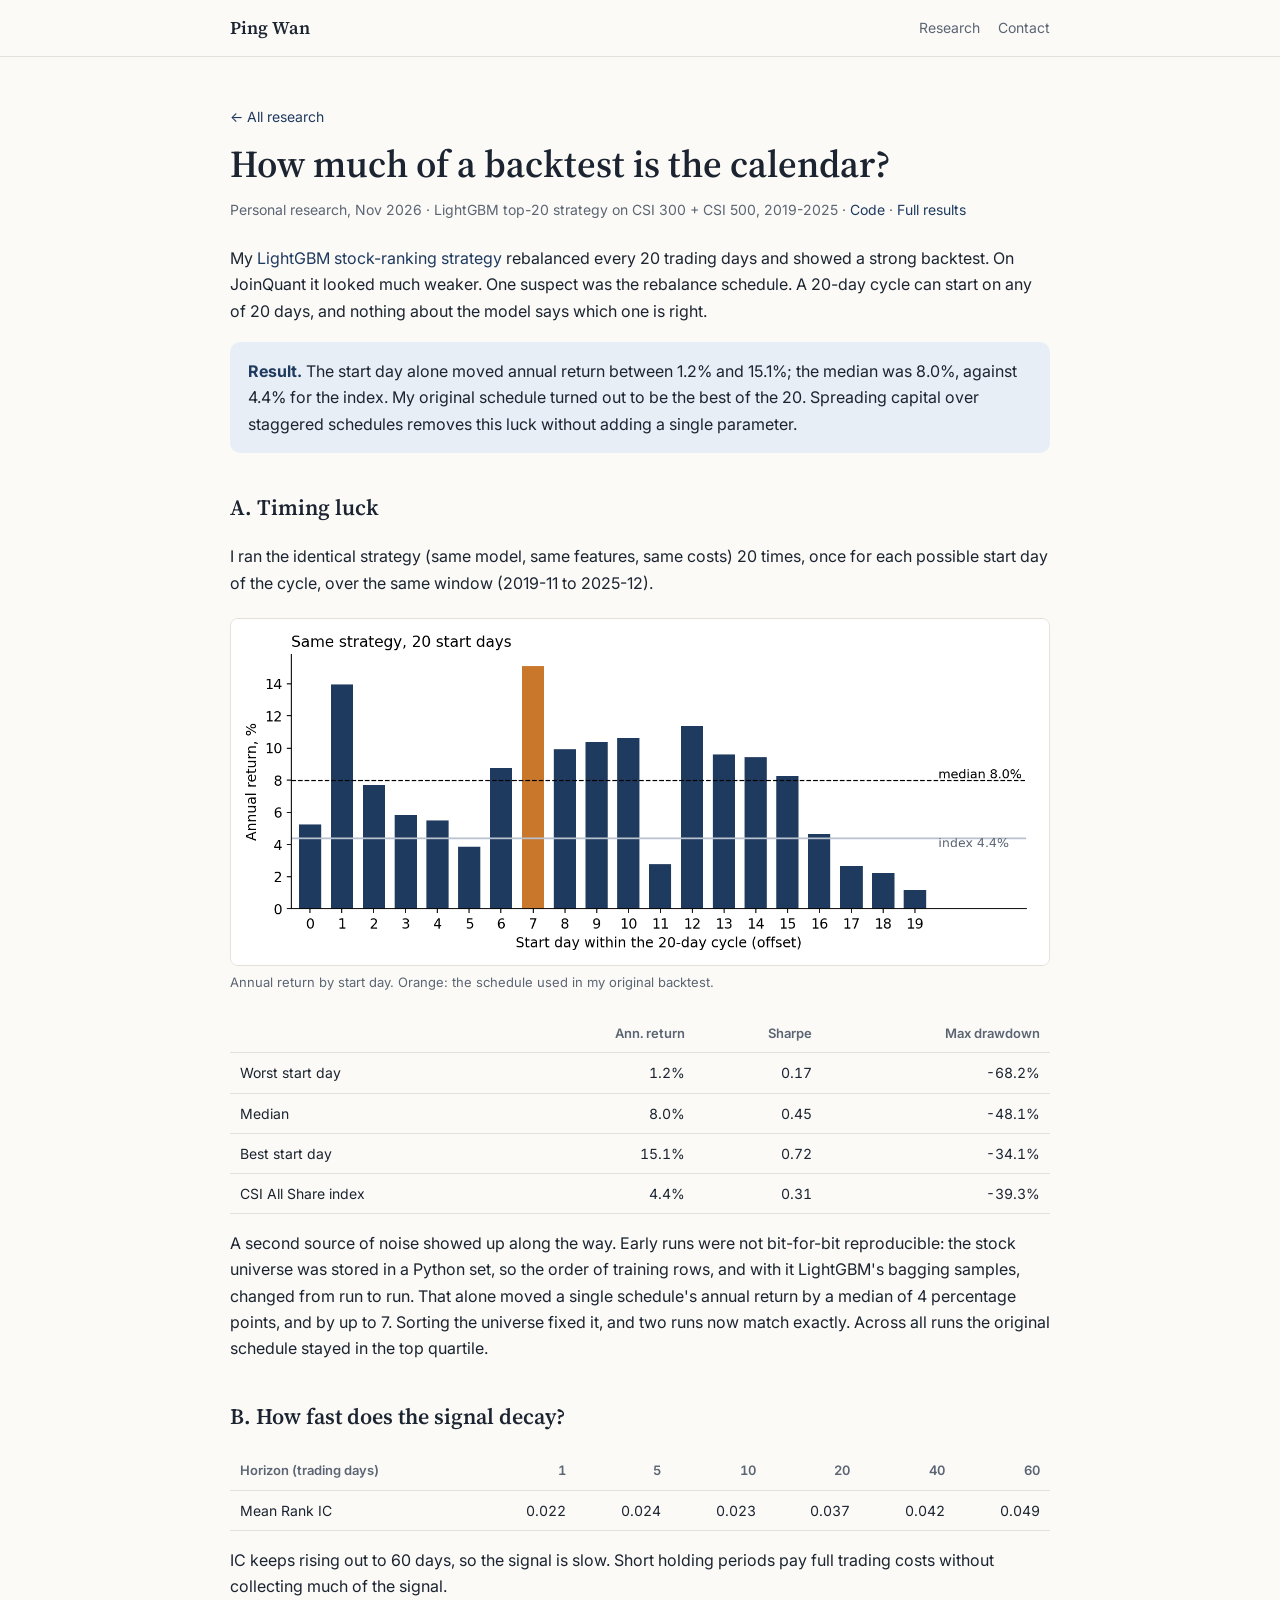
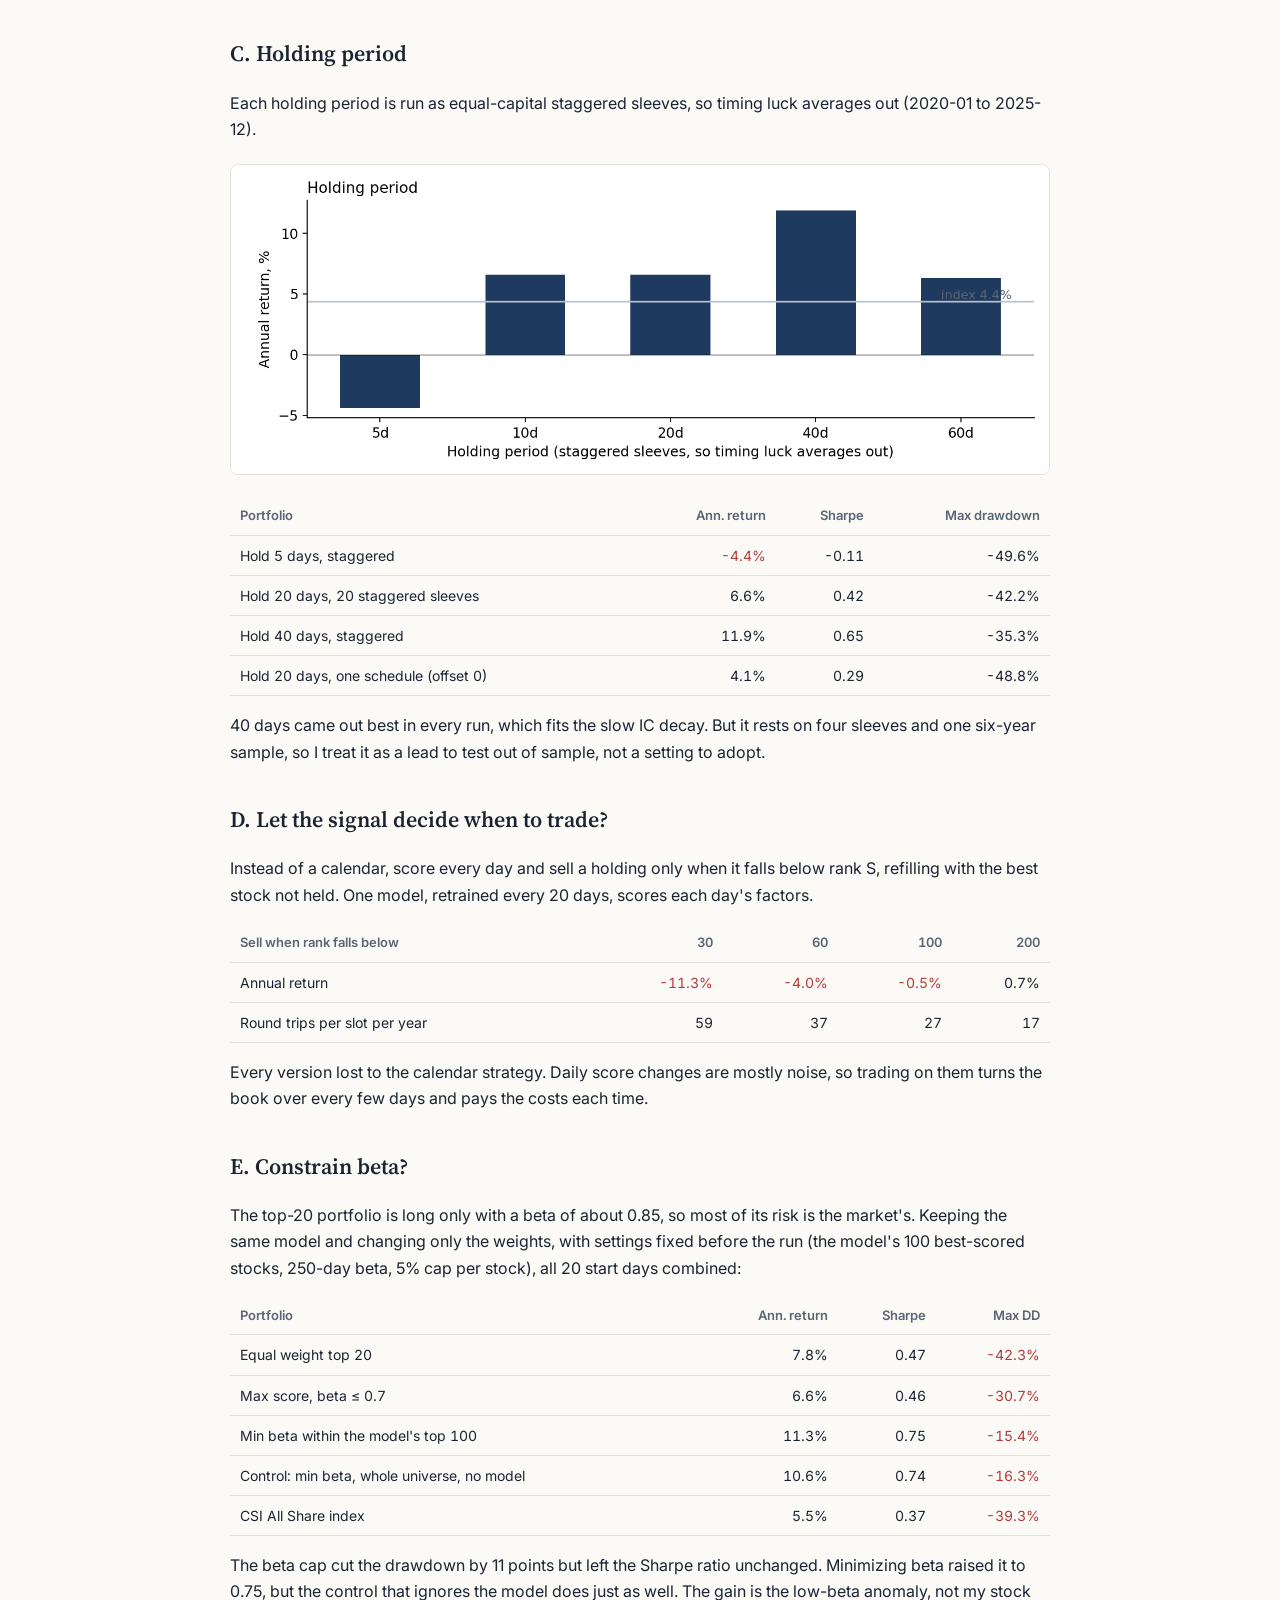
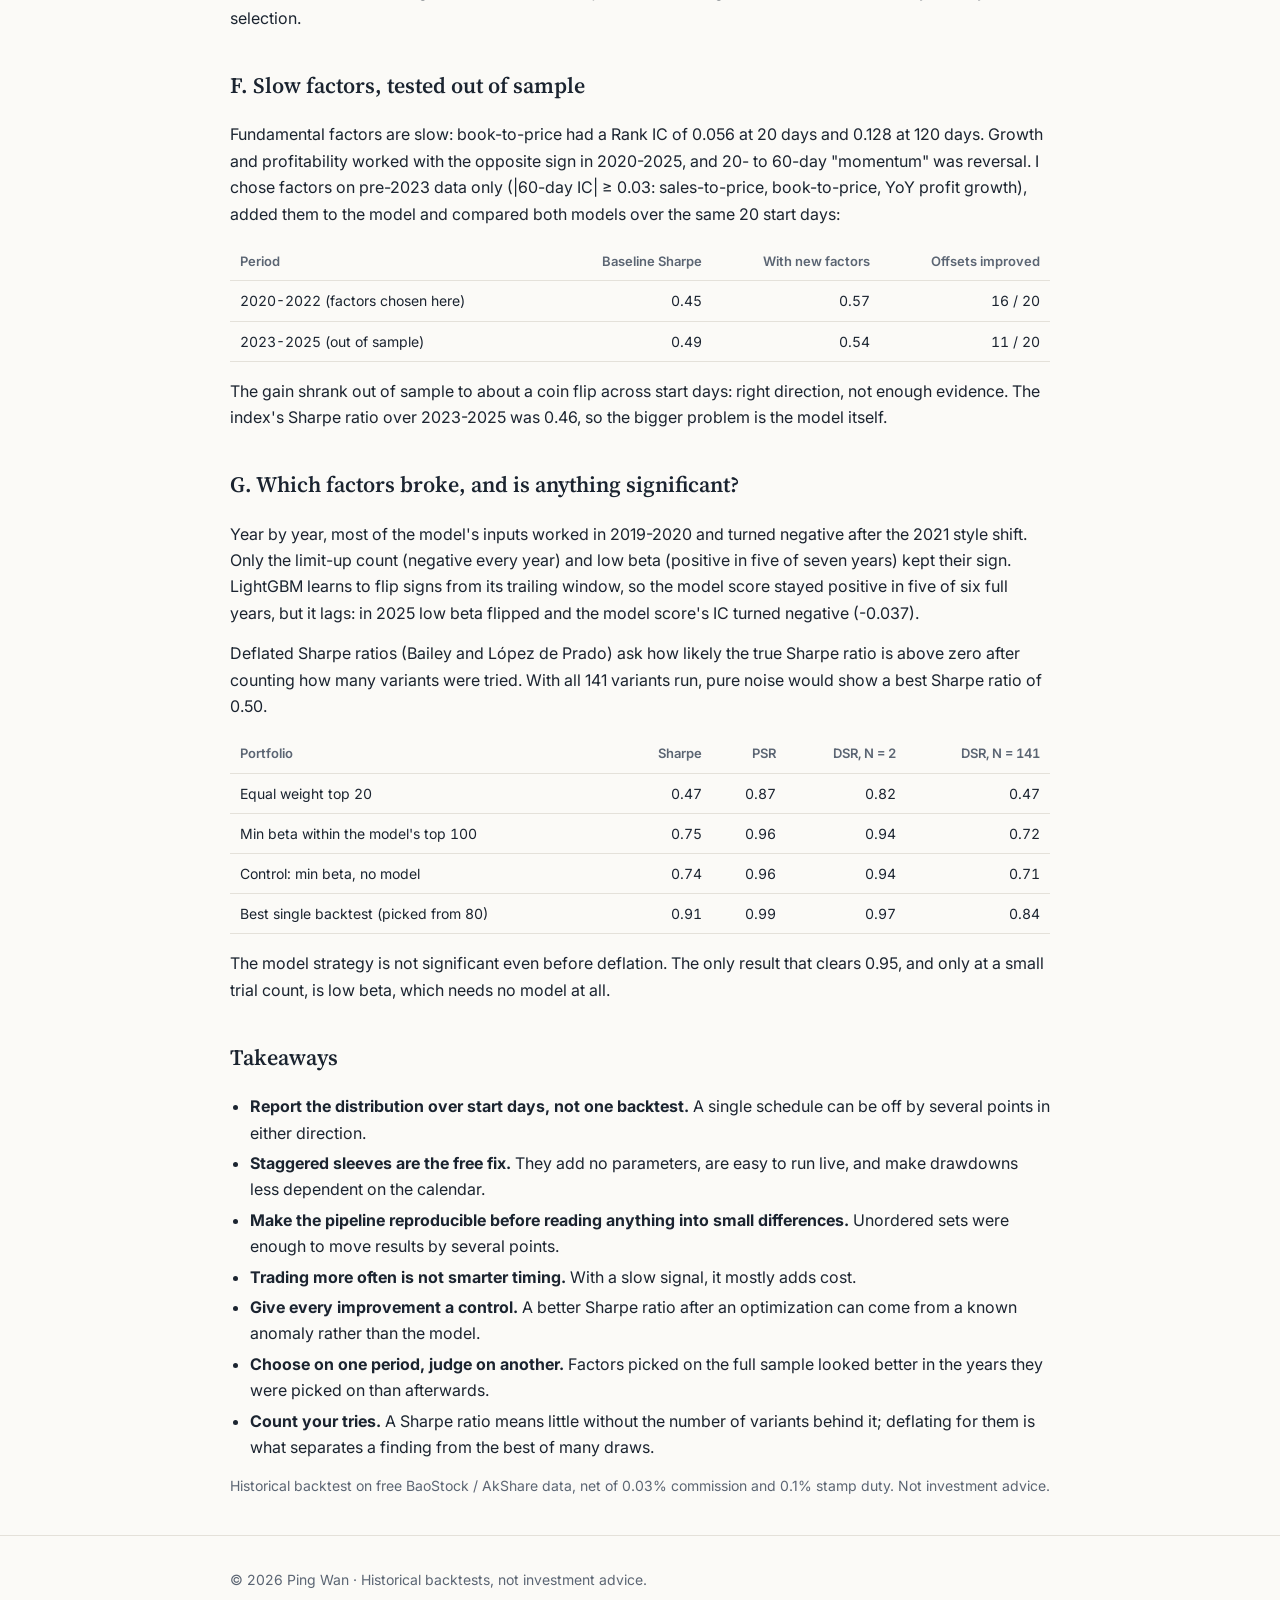
<file: projects/rebalance-timing.html>
<!doctype html>
<html lang="en">
<head>
<meta charset="utf-8">
<meta name="viewport" content="width=device-width, initial-scale=1">
<title>Rebalance Timing Study · Ping Wan</title>
<meta name="description" content="How much of a backtest is the calendar? Timing luck, signal decay, holding period and signal-triggered trading for a LightGBM top-20 A-share strategy.">
<link href="https://fonts.googleapis.com/css2?family=Inter:wght@400;500;600&family=Source+Serif+4:opsz,wght@8..60,600&display=swap" rel="stylesheet">
<link rel="stylesheet" href="../assets/style.css">
</head>
<body>
<header class="site"><div class="wrap"><a class="name" href="../">Ping Wan</a><nav><a href="../#research">Research</a><a href="../#contact">Contact</a></nav></div></header>
<main class="wrap">
<article>
  <p class="back"><a href="../#research">← All research</a></p>
  <h1>How much of a backtest is the calendar?</h1>
  <p class="meta">Personal research, Nov 2026 · LightGBM top-20 strategy on CSI 300 + CSI 500, 2019-2025 · <a href="https://github.com/wwwppppinnewyork/ai-stock-Top-20/blob/main/multi_factor_strategy/src/timing_tests.py">Code</a> · <a href="https://github.com/wwwppppinnewyork/ai-stock-Top-20/blob/main/multi_factor_strategy/results/timing_tests.md">Full results</a></p>

  <p>My <a href="multi-factor.html">LightGBM stock-ranking strategy</a> rebalanced every 20 trading days and showed a strong backtest. On JoinQuant it looked much weaker. One suspect was the rebalance schedule. A 20-day cycle can start on any of 20 days, and nothing about the model says which one is right.</p>

  <div class="callout"><strong>Result.</strong> The start day alone moved annual return between 1.2% and 15.1%; the median was 8.0%, against 4.4% for the index. My original schedule turned out to be the best of the 20. Spreading capital over staggered schedules removes this luck without adding a single parameter.</div>

  <h2>A. Timing luck</h2>
  <p>I ran the identical strategy (same model, same features, same costs) 20 times, once for each possible start day of the cycle, over the same window (2019-11 to 2025-12).</p>
  <figure><img class="fig" src="../assets/img/timing_offsets.png" alt="Bar chart of annual return for each of the 20 start offsets; offset 7, the original schedule, is the highest at 15.1 percent" loading="lazy"><figcaption>Annual return by start day. Orange: the schedule used in my original backtest.</figcaption></figure>
  <div class="table-wrap"><table>
    <tr><th></th><th class="num">Ann. return</th><th class="num">Sharpe</th><th class="num">Max drawdown</th></tr>
    <tr><td>Worst start day</td><td class="num">1.2%</td><td class="num">0.17</td><td class="num">-68.2%</td></tr>
    <tr><td>Median</td><td class="num">8.0%</td><td class="num">0.45</td><td class="num">-48.1%</td></tr>
    <tr><td>Best start day</td><td class="num">15.1%</td><td class="num">0.72</td><td class="num">-34.1%</td></tr>
    <tr><td>CSI All Share index</td><td class="num">4.4%</td><td class="num">0.31</td><td class="num">-39.3%</td></tr>
  </table></div>
  <p>A second source of noise showed up along the way. Early runs were not bit-for-bit reproducible: the stock universe was stored in a Python set, so the order of training rows, and with it LightGBM's bagging samples, changed from run to run. That alone moved a single schedule's annual return by a median of 4 percentage points, and by up to 7. Sorting the universe fixed it, and two runs now match exactly. Across all runs the original schedule stayed in the top quartile.</p>

  <h2>B. How fast does the signal decay?</h2>
  <div class="table-wrap"><table>
    <tr><th>Horizon (trading days)</th><th class="num">1</th><th class="num">5</th><th class="num">10</th><th class="num">20</th><th class="num">40</th><th class="num">60</th></tr>
    <tr><td>Mean Rank IC</td><td class="num">0.022</td><td class="num">0.024</td><td class="num">0.023</td><td class="num">0.037</td><td class="num">0.042</td><td class="num">0.049</td></tr>
  </table></div>
  <p>IC keeps rising out to 60 days, so the signal is slow. Short holding periods pay full trading costs without collecting much of the signal.</p>

  <h2>C. Holding period</h2>
  <p>Each holding period is run as equal-capital staggered sleeves, so timing luck averages out (2020-01 to 2025-12).</p>
  <figure><img class="fig" src="../assets/img/timing_holding.png" alt="Bar chart of annual return by holding period: 5 days negative, 10 and 20 days about 6.6 percent, 40 days 11.9 percent, 60 days 6.3 percent" loading="lazy"></figure>
  <div class="table-wrap"><table>
    <tr><th>Portfolio</th><th class="num">Ann. return</th><th class="num">Sharpe</th><th class="num">Max drawdown</th></tr>
    <tr><td>Hold 5 days, staggered</td><td class="num neg">-4.4%</td><td class="num">-0.11</td><td class="num">-49.6%</td></tr>
    <tr><td>Hold 20 days, 20 staggered sleeves</td><td class="num">6.6%</td><td class="num">0.42</td><td class="num">-42.2%</td></tr>
    <tr><td>Hold 40 days, staggered</td><td class="num">11.9%</td><td class="num">0.65</td><td class="num">-35.3%</td></tr>
    <tr><td>Hold 20 days, one schedule (offset 0)</td><td class="num">4.1%</td><td class="num">0.29</td><td class="num">-48.8%</td></tr>
  </table></div>
  <p>40 days came out best in every run, which fits the slow IC decay. But it rests on four sleeves and one six-year sample, so I treat it as a lead to test out of sample, not a setting to adopt.</p>

  <h2>D. Let the signal decide when to trade?</h2>
  <p>Instead of a calendar, score every day and sell a holding only when it falls below rank S, refilling with the best stock not held. One model, retrained every 20 days, scores each day's factors.</p>
  <div class="table-wrap"><table>
    <tr><th>Sell when rank falls below</th><th class="num">30</th><th class="num">60</th><th class="num">100</th><th class="num">200</th></tr>
    <tr><td>Annual return</td><td class="num neg">-11.3%</td><td class="num neg">-4.0%</td><td class="num neg">-0.5%</td><td class="num">0.7%</td></tr>
    <tr><td>Round trips per slot per year</td><td class="num">59</td><td class="num">37</td><td class="num">27</td><td class="num">17</td></tr>
  </table></div>
  <p>Every version lost to the calendar strategy. Daily score changes are mostly noise, so trading on them turns the book over every few days and pays the costs each time.</p>

  <h2>E. Constrain beta?</h2>
  <p>The top-20 portfolio is long only with a beta of about 0.85, so most of its risk is the market's. Keeping the same model and changing only the weights, with settings fixed before the run (the model's 100 best-scored stocks, 250-day beta, 5% cap per stock), all 20 start days combined:</p>
  <div class="table-wrap"><table>
    <tr><th>Portfolio</th><th class="num">Ann. return</th><th class="num">Sharpe</th><th class="num">Max DD</th></tr>
    <tr><td>Equal weight top 20</td><td class="num">7.8%</td><td class="num">0.47</td><td class="num neg">-42.3%</td></tr>
    <tr><td>Max score, beta &le; 0.7</td><td class="num">6.6%</td><td class="num">0.46</td><td class="num neg">-30.7%</td></tr>
    <tr><td>Min beta within the model's top 100</td><td class="num">11.3%</td><td class="num">0.75</td><td class="num neg">-15.4%</td></tr>
    <tr><td>Control: min beta, whole universe, no model</td><td class="num">10.6%</td><td class="num">0.74</td><td class="num neg">-16.3%</td></tr>
    <tr><td>CSI All Share index</td><td class="num">5.5%</td><td class="num">0.37</td><td class="num neg">-39.3%</td></tr>
  </table></div>
  <p>The beta cap cut the drawdown by 11 points but left the Sharpe ratio unchanged. Minimizing beta raised it to 0.75, but the control that ignores the model does just as well. The gain is the low-beta anomaly, not my stock selection.</p>

  <h2>F. Slow factors, tested out of sample</h2>
  <p>Fundamental factors are slow: book-to-price had a Rank IC of 0.056 at 20 days and 0.128 at 120 days. Growth and profitability worked with the opposite sign in 2020-2025, and 20- to 60-day "momentum" was reversal. I chose factors on pre-2023 data only (|60-day IC| &ge; 0.03: sales-to-price, book-to-price, YoY profit growth), added them to the model and compared both models over the same 20 start days:</p>
  <div class="table-wrap"><table>
    <tr><th>Period</th><th class="num">Baseline Sharpe</th><th class="num">With new factors</th><th class="num">Offsets improved</th></tr>
    <tr><td>2020-2022 (factors chosen here)</td><td class="num">0.45</td><td class="num">0.57</td><td class="num">16 / 20</td></tr>
    <tr><td>2023-2025 (out of sample)</td><td class="num">0.49</td><td class="num">0.54</td><td class="num">11 / 20</td></tr>
  </table></div>
  <p>The gain shrank out of sample to about a coin flip across start days: right direction, not enough evidence. The index's Sharpe ratio over 2023-2025 was 0.46, so the bigger problem is the model itself.</p>

  <h2>G. Which factors broke, and is anything significant?</h2>
  <p>Year by year, most of the model's inputs worked in 2019-2020 and turned negative after the 2021 style shift. Only the limit-up count (negative every year) and low beta (positive in five of seven years) kept their sign. LightGBM learns to flip signs from its trailing window, so the model score stayed positive in five of six full years, but it lags: in 2025 low beta flipped and the model score's IC turned negative (-0.037).</p>
  <p>Deflated Sharpe ratios (Bailey and L&oacute;pez de Prado) ask how likely the true Sharpe ratio is above zero after counting how many variants were tried. With all 141 variants run, pure noise would show a best Sharpe ratio of 0.50.</p>
  <div class="table-wrap"><table>
    <tr><th>Portfolio</th><th class="num">Sharpe</th><th class="num">PSR</th><th class="num">DSR, N = 2</th><th class="num">DSR, N = 141</th></tr>
    <tr><td>Equal weight top 20</td><td class="num">0.47</td><td class="num">0.87</td><td class="num">0.82</td><td class="num">0.47</td></tr>
    <tr><td>Min beta within the model's top 100</td><td class="num">0.75</td><td class="num">0.96</td><td class="num">0.94</td><td class="num">0.72</td></tr>
    <tr><td>Control: min beta, no model</td><td class="num">0.74</td><td class="num">0.96</td><td class="num">0.94</td><td class="num">0.71</td></tr>
    <tr><td>Best single backtest (picked from 80)</td><td class="num">0.91</td><td class="num">0.99</td><td class="num">0.97</td><td class="num">0.84</td></tr>
  </table></div>
  <p>The model strategy is not significant even before deflation. The only result that clears 0.95, and only at a small trial count, is low beta, which needs no model at all.</p>

  <h2>Takeaways</h2>
  <ul class="tight">
    <li><strong>Report the distribution over start days, not one backtest.</strong> A single schedule can be off by several points in either direction.</li>
    <li><strong>Staggered sleeves are the free fix.</strong> They add no parameters, are easy to run live, and make drawdowns less dependent on the calendar.</li>
    <li><strong>Make the pipeline reproducible before reading anything into small differences.</strong> Unordered sets were enough to move results by several points.</li>
    <li><strong>Trading more often is not smarter timing.</strong> With a slow signal, it mostly adds cost.</li>
    <li><strong>Give every improvement a control.</strong> A better Sharpe ratio after an optimization can come from a known anomaly rather than the model.</li>
    <li><strong>Choose on one period, judge on another.</strong> Factors picked on the full sample looked better in the years they were picked on than afterwards.</li>
    <li><strong>Count your tries.</strong> A Sharpe ratio means little without the number of variants behind it; deflating for them is what separates a finding from the best of many draws.</li>
  </ul>
  <p class="small muted">Historical backtest on free BaoStock / AkShare data, net of 0.03% commission and 0.1% stamp duty. Not investment advice.</p>
</article>
</main>
<footer><div class="wrap">© 2026 Ping Wan · Historical backtests, not investment advice.</div></footer>
</body>
</html>
</file>
<file: assets/style.css>
:root {
  --bg: #fbfaf7;
  --surface: #ffffff;
  --ink: #1b2430;
  --muted: #5b6573;
  --line: #e4e1da;
  --accent: #1f3a5f;
  --accent-soft: #e8eef6;
  --pos: #1d7a4f;
  --neg: #b23b3b;
  --serif: "Source Serif 4", Georgia, "Times New Roman", serif;
  --sans: "Inter", -apple-system, BlinkMacSystemFont, "Segoe UI", Roboto, sans-serif;
  --mono: "JetBrains Mono", ui-monospace, SFMono-Regular, Menlo, monospace;
}
@media (prefers-color-scheme: dark) {
  :root {
    --bg: #12161c;
    --surface: #1a2028;
    --ink: #e6e8eb;
    --muted: #9aa3ae;
    --line: #2a313b;
    --accent: #8fb3e0;
    --accent-soft: #1f2a38;
    --pos: #5cc28f;
    --neg: #e07a7a;
  }
  img.fig { background: #fff; }
}
* { box-sizing: border-box; }
html { -webkit-text-size-adjust: 100%; }
body {
  margin: 0;
  background: var(--bg);
  color: var(--ink);
  font: 16px/1.65 var(--sans);
}
a { color: var(--accent); text-decoration: none; border-bottom: 1px solid transparent; }
a:hover { border-bottom-color: currentColor; }
.wrap { max-width: 860px; margin: 0 auto; padding: 0 20px; }

header.site {
  border-bottom: 1px solid var(--line);
  background: var(--bg);
  position: sticky; top: 0; z-index: 10;
}
header.site .wrap { display: flex; align-items: center; justify-content: space-between; height: 56px; gap: 16px; }
header.site .name { font-family: var(--serif); font-weight: 600; font-size: 18px; color: var(--ink); }
header.site nav { display: flex; gap: 18px; font-size: 14px; flex-wrap: wrap; }
header.site nav a { color: var(--muted); }
header.site nav a:hover { color: var(--accent); }

.hero { padding: 64px 0 40px; }
.hero h1 { font-family: var(--serif); font-weight: 600; font-size: clamp(32px, 6vw, 44px); line-height: 1.15; margin: 0 0 12px; letter-spacing: -0.01em; }
.hero .lede { font-size: 18px; color: var(--muted); max-width: 640px; margin: 0 0 20px; }
.links { display: flex; flex-wrap: wrap; gap: 10px; }
.btn {
  display: inline-flex; align-items: center; gap: 6px;
  padding: 7px 14px; border: 1px solid var(--line); border-radius: 999px;
  font-size: 14px; color: var(--ink); background: var(--surface);
}
.btn:hover { border-color: var(--accent); color: var(--accent); }

section { padding: 36px 0; border-top: 1px solid var(--line); }
h2 { font-family: var(--serif); font-weight: 600; font-size: 26px; margin: 0 0 18px; }
h3 { font-size: 18px; margin: 0 0 6px; }
p { margin: 0 0 14px; }
.muted { color: var(--muted); }
.small { font-size: 14px; }

.edu { display: grid; gap: 14px; }
.edu .row { display: flex; justify-content: space-between; gap: 12px; flex-wrap: wrap; }
.edu .school { font-weight: 600; }

.cards { display: grid; gap: 18px; }
.card {
  background: var(--surface); border: 1px solid var(--line); border-radius: 12px;
  padding: 22px; display: grid; gap: 10px;
}
.card .tags { display: flex; flex-wrap: wrap; gap: 6px; }
.tag { font-size: 12px; padding: 2px 9px; border-radius: 999px; background: var(--accent-soft); color: var(--accent); }
.card .finding { border-left: 3px solid var(--accent); padding: 2px 0 2px 12px; color: var(--ink); }
.card .actions { display: flex; gap: 16px; font-size: 14px; flex-wrap: wrap; }

.skills { display: grid; grid-template-columns: 180px 1fr; gap: 8px 18px; }
.skills dt { font-weight: 600; }
.skills dd { margin: 0; color: var(--muted); }

footer { padding: 32px 0 48px; border-top: 1px solid var(--line); color: var(--muted); font-size: 14px; }

/* project pages */
article { padding: 48px 0 24px; }
article h1 { font-family: var(--serif); font-weight: 600; font-size: clamp(28px, 5vw, 38px); line-height: 1.2; margin: 0 0 10px; }
article h2 { margin-top: 36px; font-size: 22px; }
article .meta { color: var(--muted); font-size: 14px; margin-bottom: 24px; }
.callout { background: var(--accent-soft); border-radius: 10px; padding: 16px 18px; margin: 18px 0; }
.callout strong { color: var(--accent); }
figure { margin: 22px 0; }
img.fig { width: 100%; height: auto; border: 1px solid var(--line); border-radius: 8px; display: block; }
figcaption { font-size: 13px; color: var(--muted); margin-top: 6px; }
.table-wrap { overflow-x: auto; margin: 16px 0; -webkit-overflow-scrolling: touch; }
table { border-collapse: collapse; width: 100%; font-size: 14px; font-variant-numeric: tabular-nums; }
th, td { text-align: left; padding: 8px 10px; border-bottom: 1px solid var(--line); white-space: nowrap; }
th { font-weight: 600; color: var(--muted); font-size: 13px; }
td.num, th.num { text-align: right; }
.pos { color: var(--pos); }
.neg { color: var(--neg); }
ul.tight { margin: 0 0 14px; padding-left: 20px; }
ul.tight li { margin: 4px 0; }
code { font-family: var(--mono); font-size: 0.9em; background: var(--accent-soft); padding: 1px 5px; border-radius: 4px; }
.back { font-size: 14px; }

@media (max-width: 600px) {
  .hero { padding: 40px 0 28px; }
  .skills { grid-template-columns: 1fr; gap: 2px; }
  .skills dd { margin-bottom: 10px; }
  header.site nav { gap: 12px; }
  header.site .wrap { height: auto; min-height: 56px; padding-top: 8px; padding-bottom: 8px; flex-wrap: wrap; }
}
</file>
